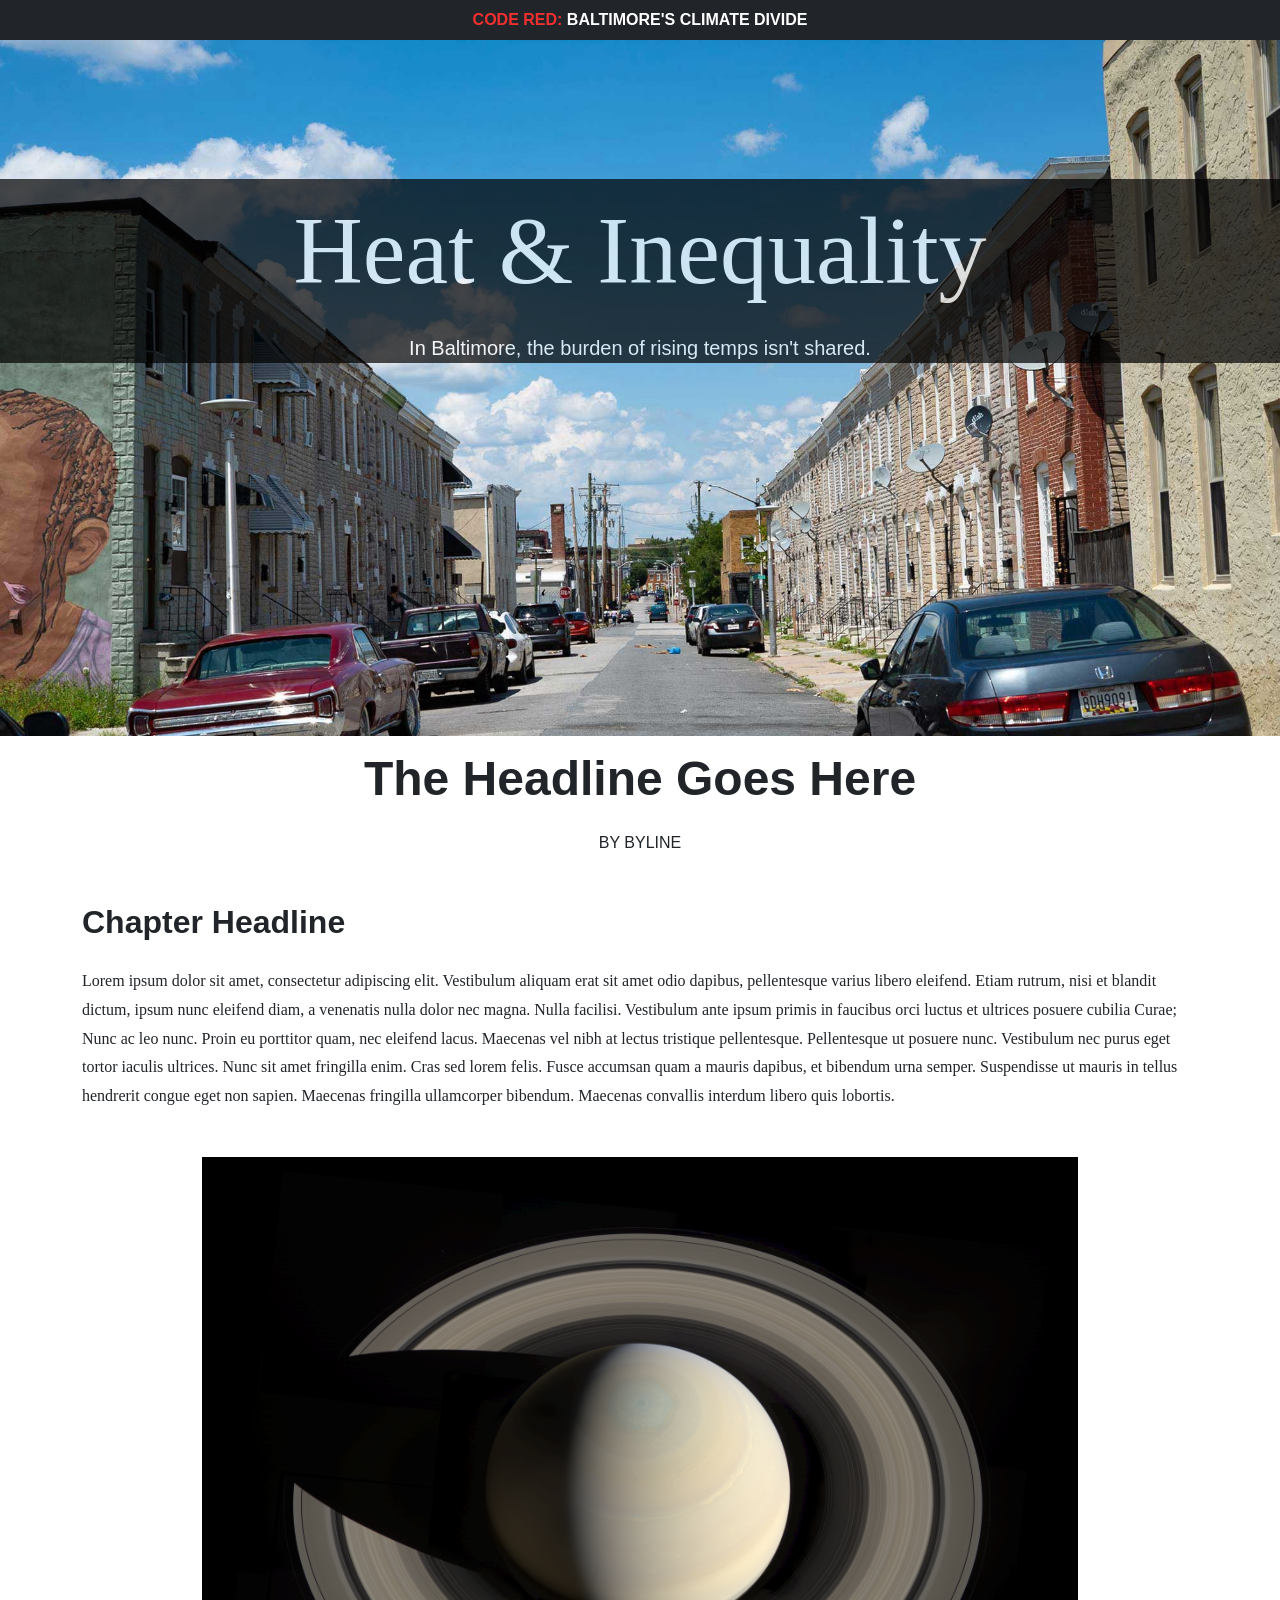
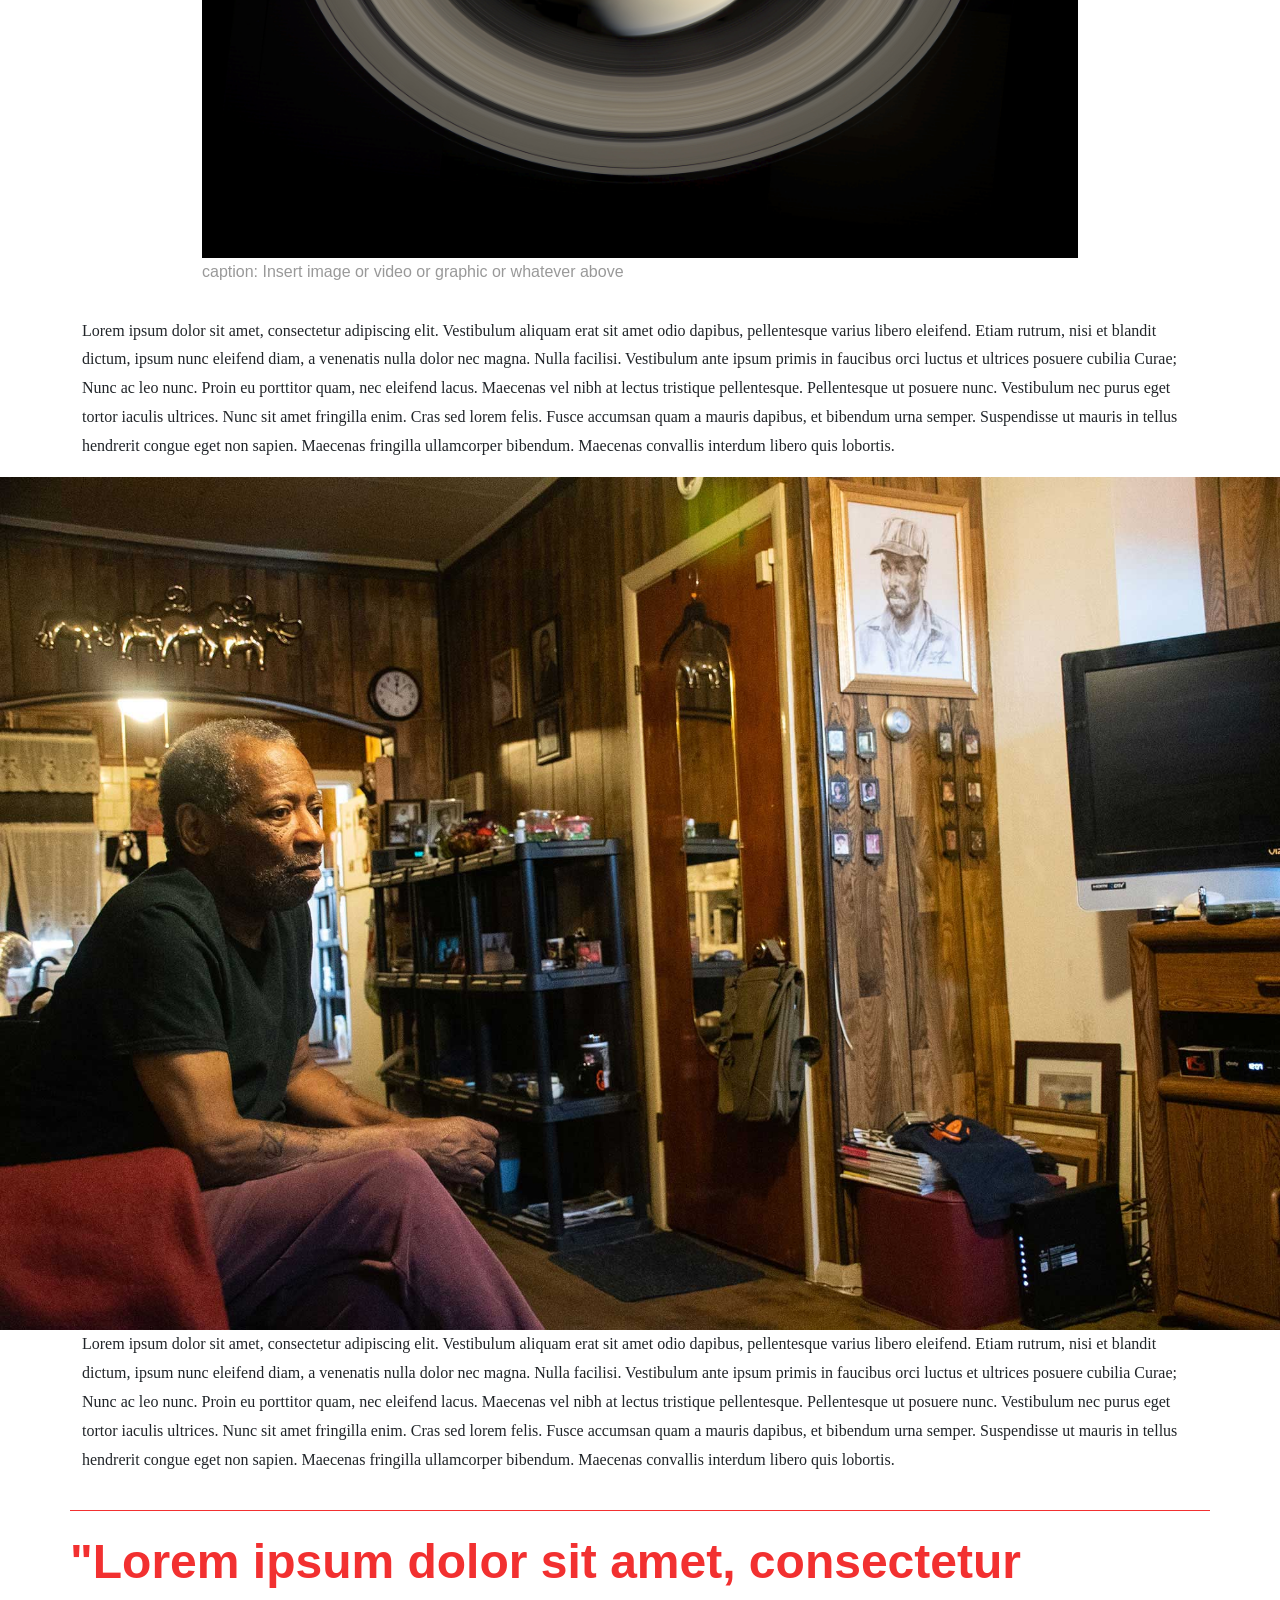
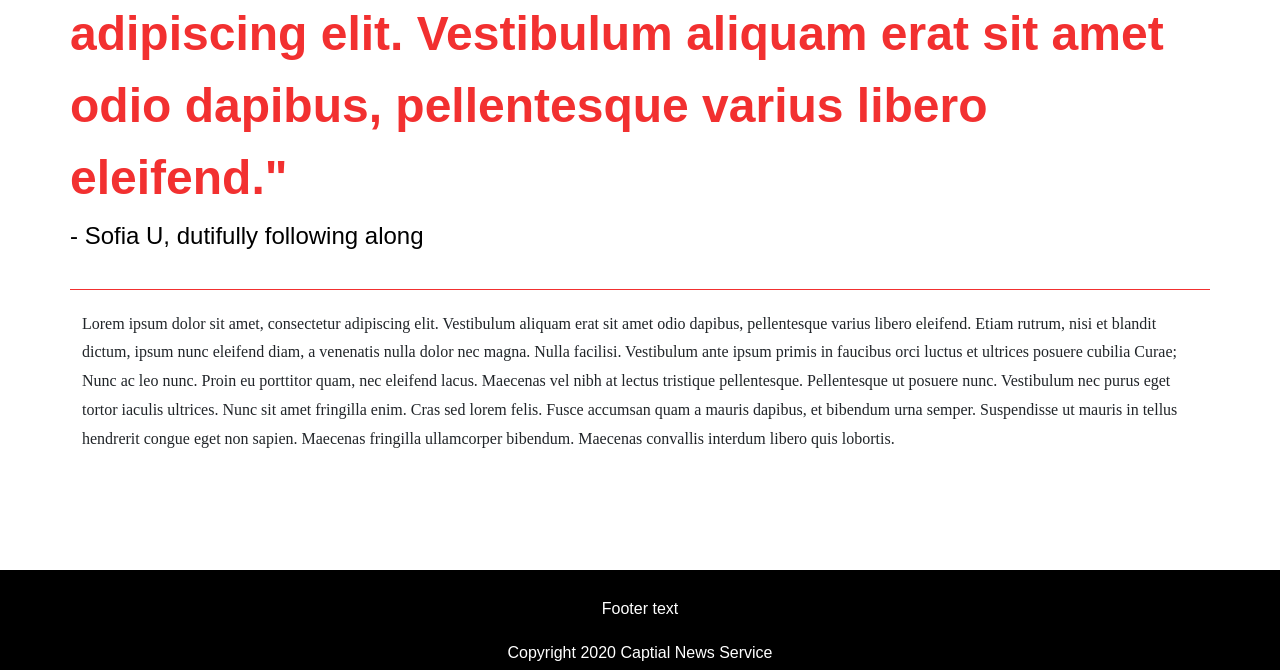
<file: coding-practice/index.html>
<!doctype html>

<html lang="en">
<head>
  <meta charset="utf-8">
  <meta name="viewport" content="width=device-width, initial-scale=1, shrink-to-fit=no">

  <title>extra credit site build!</title>
  <meta name="description" content="Merrill College of Journalism, UMD">
  <meta name="author" content="Sofia U">

    <link href="https://cdn.jsdelivr.net/npm/bootstrap@5.3.3/dist/css/bootstrap.min.css" rel="stylesheet" integrity="sha384-QWTKZyjpPEjISv5WaRU9OFeRpok6YctnYmDr5pNlyT2bRjXh0JMhjY6hW+ALEwIH" crossorigin="anonymous">

    <script src="https://cdn.jsdelivr.net/npm/bootstrap@5.3.3/dist/js/bootstrap.bundle.min.js" integrity="sha384-YvpcrYf0tY3lHB60NNkmXc5s9fDVZLESaAA55NDzOxhy9GkcIdslK1eN7N6jIeHz" crossorigin="anonymous"></script>
  
   <link rel="stylesheet" href="https://cdn.jsdelivr.net/npm/bootstrap-icons@1.11.1/font/bootstrap-icons.css">
  
      <!-- Load our CSS -->
    <link rel="stylesheet" href="style.css">

  </head>
  <body>
    
    <nav class="navbar navbar-expand-lg navbar-dark bg-dark">
  <span class="nav-logo"><span class="red"> Code Red:</span> Baltimore's Climate Divide </span>
    </nav>



 <div class="hero-containter">
  <img src="images/SoniaHug_StreetView.jpg" class="hero-image">
  <div class="overlay">
    <div class="hero-hed"> Heat & Inequality</div>
    <div class="hero-sub">In Baltimore, the burden of rising temps isn't shared.</div>
  </div>
 </div>   

<!-- Start container -->
<div class="container">

  <p class="text-center hed">The Headline Goes Here</p>
  <p class="text-center byline">By Byline</p>

  <!-- Start chapter -->
  <div class="row">
    <p class="chapter-head">Chapter Headline</p>

    <p>Lorem ipsum dolor sit amet, consectetur adipiscing elit. Vestibulum aliquam erat sit amet odio dapibus, pellentesque varius libero eleifend. Etiam rutrum, nisi et blandit dictum, ipsum nunc eleifend diam, a venenatis nulla dolor nec magna. Nulla facilisi. Vestibulum ante ipsum primis in faucibus orci luctus et ultrices posuere cubilia Curae; Nunc ac leo nunc. Proin eu porttitor quam, nec eleifend lacus. Maecenas vel nibh at lectus tristique pellentesque. Pellentesque ut posuere nunc. Vestibulum nec purus eget tortor iaculis ultrices. Nunc sit amet fringilla enim. Cras sed lorem felis. Fusce accumsan quam a mauris dapibus, et bibendum urna semper. Suspendisse ut mauris in tellus hendrerit congue eget non sapien. Maecenas fringilla ullamcorper bibendum. Maecenas convallis interdum libero quis lobortis.</p>

    <!-- Image video or graphic block with caption -->
    <img src="images/space2.jpg" class="stack-image">
    <p class="caption">caption: Insert image or video or graphic or whatever above</p>
    <!-- /End -->

    <p>Lorem ipsum dolor sit amet, consectetur adipiscing elit. Vestibulum aliquam erat sit amet odio dapibus, pellentesque varius libero eleifend. Etiam rutrum, nisi et blandit dictum, ipsum nunc eleifend diam, a venenatis nulla dolor nec magna. Nulla facilisi. Vestibulum ante ipsum primis in faucibus orci luctus et ultrices posuere cubilia Curae; Nunc ac leo nunc. Proin eu porttitor quam, nec eleifend lacus. Maecenas vel nibh at lectus tristique pellentesque. Pellentesque ut posuere nunc. Vestibulum nec purus eget tortor iaculis ultrices. Nunc sit amet fringilla enim. Cras sed lorem felis. Fusce accumsan quam a mauris dapibus, et bibendum urna semper. Suspendisse ut mauris in tellus hendrerit congue eget non sapien. Maecenas fringilla ullamcorper bibendum. Maecenas convallis interdum libero quis lobortis.</p>

  </div>
  <!-- End chapter -->

 <!-- close container -->
</div>
  <img src="images/SolomonSimmons.jpg" class="hero-image">

<div class="container">

  <!-- This is a row split into three columns for use when needed -->
    <!-- Easily change columns using bootstrap grid system https://getbootstrap.com/docs/4.0/layout/grid/ -->

  <div class="row">
    <p>Lorem ipsum dolor sit amet, consectetur adipiscing elit. Vestibulum aliquam erat sit amet odio dapibus, pellentesque varius libero eleifend. Etiam rutrum, nisi et blandit dictum, ipsum nunc eleifend diam, a venenatis nulla dolor nec magna. Nulla facilisi. Vestibulum ante ipsum primis in faucibus orci luctus et ultrices posuere cubilia Curae; Nunc ac leo nunc. Proin eu porttitor quam, nec eleifend lacus. Maecenas vel nibh at lectus tristique pellentesque. Pellentesque ut posuere nunc. Vestibulum nec purus eget tortor iaculis ultrices. Nunc sit amet fringilla enim. Cras sed lorem felis. Fusce accumsan quam a mauris dapibus, et bibendum urna semper. Suspendisse ut mauris in tellus hendrerit congue eget non sapien. Maecenas fringilla ullamcorper bibendum. Maecenas convallis interdum libero quis lobortis.</p>
<div class="quote">
  "Lorem ipsum dolor sit amet, consectetur adipiscing elit. Vestibulum aliquam erat sit amet odio dapibus, pellentesque varius libero eleifend."
  <p class="quote-attribution"> - Sofia U, dutifully following along</p>
</div>

    <p>Lorem ipsum dolor sit amet, consectetur adipiscing elit. Vestibulum aliquam erat sit amet odio dapibus, pellentesque varius libero eleifend. Etiam rutrum, nisi et blandit dictum, ipsum nunc eleifend diam, a venenatis nulla dolor nec magna. Nulla facilisi. Vestibulum ante ipsum primis in faucibus orci luctus et ultrices posuere cubilia Curae; Nunc ac leo nunc. Proin eu porttitor quam, nec eleifend lacus. Maecenas vel nibh at lectus tristique pellentesque. Pellentesque ut posuere nunc. Vestibulum nec purus eget tortor iaculis ultrices. Nunc sit amet fringilla enim. Cras sed lorem felis. Fusce accumsan quam a mauris dapibus, et bibendum urna semper. Suspendisse ut mauris in tellus hendrerit congue eget non sapien. Maecenas fringilla ullamcorper bibendum. Maecenas convallis interdum libero quis lobortis.</p>
     </div>
</div>
<!-- //End container -->


<!-- Footer -->
<div class="footer">
        <p class="text-center">Footer text</p>
        <p class="text-center">Copyright 2020 Captial News Service</p>
</div>
<!-- //End footer -->


    <!-- Optional JavaScript -->
    <!-- jQuery first, then Popper.js, then Bootstrap JS -->
    <script src="https://code.jquery.com/jquery-1.10.2.js"></script>
    <script src="https://cdnjs.cloudflare.com/ajax/libs/popper.js/1.14.0/umd/popper.min.js" integrity="sha384-cs/chFZiN24E4KMATLdqdvsezGxaGsi4hLGOzlXwp5UZB1LY//20VyM2taTB4QvJ" crossorigin="anonymous"></script>
    <script src="https://stackpath.bootstrapcdn.com/bootstrap/4.1.0/js/bootstrap.min.js" integrity="sha384-uefMccjFJAIv6A+rW+L4AHf99KvxDjWSu1z9VI8SKNVmz4sk7buKt/6v9KI65qnm" crossorigin="anonymous"></script>
  </body>
</html>
</file>
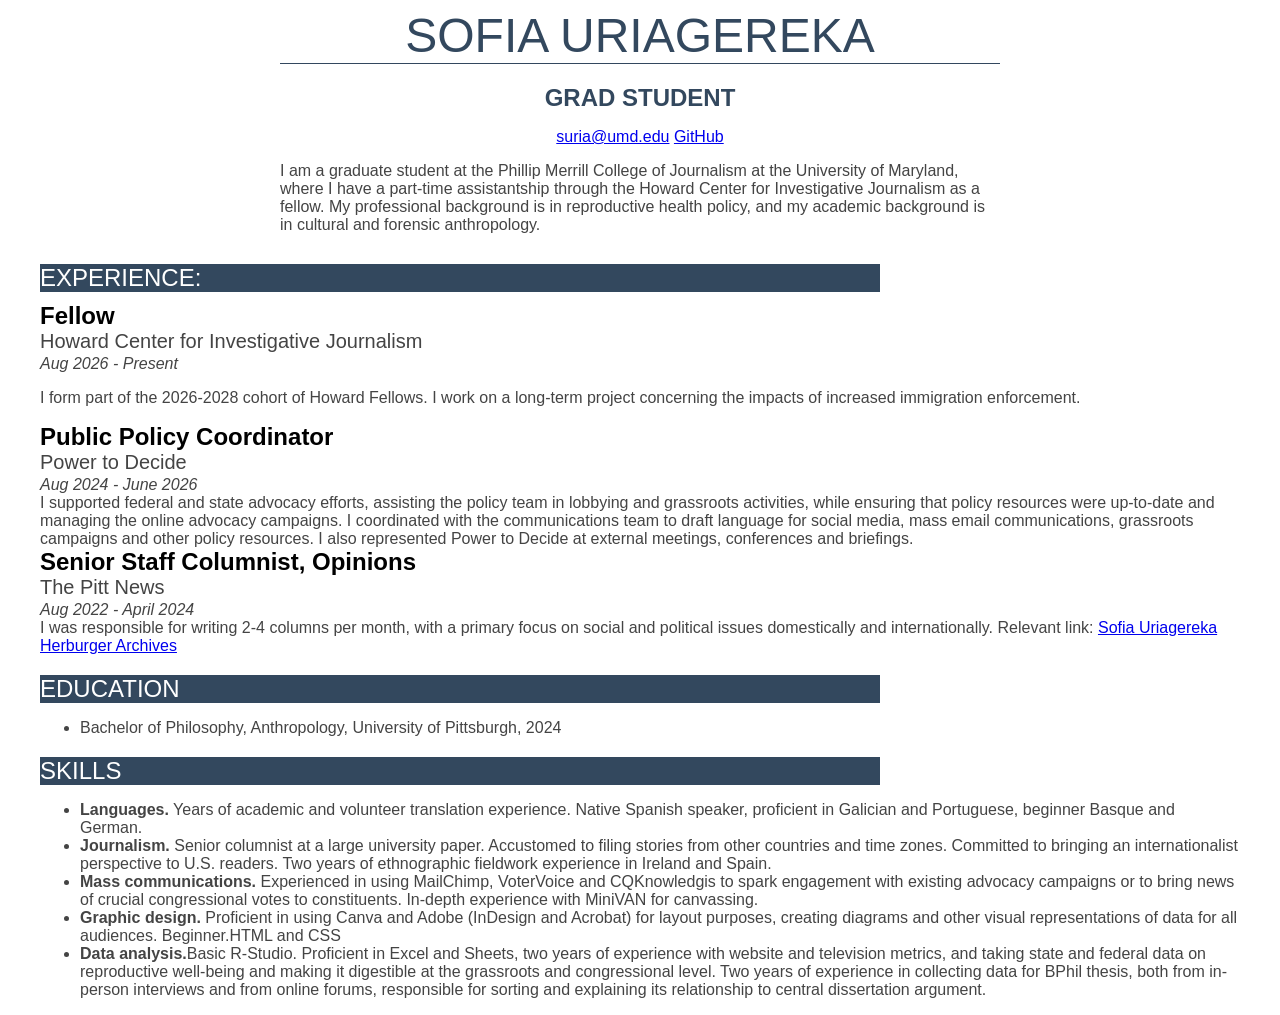
<file: resume/index.html>
<!DOCTYPE html>
<html lang="en">
    <head>
        <meta name="viewport" content="width=device-width, initial-scale=1.0", shrink-to-fit=no>
        <title>Sofia Uriagereka Resume</title>
        <link rel="stylesheet" href="style.css">
    <body> 
        <div id="container">
<!--I built this myself and its really hard!-->
<div id="name">Sofia Uriagereka</div>
<!-- img src="IMG_2522 2.jpg" alt="A headshot of Sofia Uriagereka" width="300" -->
<p><div id="title">GRAD STUDENT</div></p>
<ul class="menu">  
  <li class="contact"><a href="suria@umd.edu">suria@umd.edu</a></li>    
  <li class="contact"><a href="https://github.com/sofiauriagereka">GitHub</a></li>
</ul>
  <p> <div class="top"> I am a graduate student at the Phillip Merrill College of Journalism at the University of Maryland, where I have a part-time assistantship through the Howard Center for Investigative Journalism as a fellow. My professional background is in reproductive health policy, and my academic background is in cultural and forensic anthropology. </div></p>
<div class="sectionheader">Experience:</div> 
<div class="jobtitle">Fellow</div>
<div class="organization">Howard Center for Investigative Journalism</div>
<div class="dates">Aug 2026 - Present</div>
<p>I form part of the 2026-2028 cohort of Howard Fellows. I work on a long-term project concerning the impacts of increased immigration enforcement. </p>
<div class="jobtitle">Public Policy Coordinator</div>
<div class="organization">Power to Decide</div>
<div class="dates">Aug 2024 - June 2026</div>
<p class="description">I supported federal and state advocacy efforts, assisting the policy team in lobbying and grassroots activities, while ensuring that policy resources were up-to-date and managing the online advocacy campaigns. I coordinated with the communications team to draft language for social media, mass email communications, grassroots campaigns and other policy resources. I also represented Power to Decide at external meetings, conferences and briefings.</p> 
<div class="jobtitle">Senior Staff Columnist, Opinions</div>
<div class="organization">The Pitt News</div>
<div class="dates">Aug 2022 - April 2024</div>
<p class="description">I was responsible for writing 2-4 columns per month, with a primary focus on social and political issues domestically and internationally. Relevant link: <a href="https://pittnews.com/article/staff_name/sofia-uriagereka-herburger">Sofia Uriagereka Herburger Archives</a></p>
<div class="sectionheader">Education</div>
<ul><li>Bachelor of Philosophy, Anthropology, University of Pittsburgh, 2024</li></ul>
<div class="sectionheader">Skills</div>
<ul> 
    <li><strong>Languages.</strong> Years of academic and volunteer translation experience. Native Spanish speaker, proficient in Galician and Portuguese, beginner Basque and German. <br>
</li>
    <li><strong>Journalism.</strong> Senior columnist at a large university paper. Accustomed to filing stories from other countries and time zones. Committed to bringing an internationalist perspective to U.S. readers. Two years of ethnographic fieldwork experience in Ireland and Spain.<br></li>
    <li><strong> Mass communications.</strong> Experienced in using MailChimp, VoterVoice and CQKnowledgis to spark engagement with existing advocacy campaigns or to bring news of crucial congressional votes to constituents. In-depth experience with MiniVAN for canvassing.<br>
</li>
    <li><strong> Graphic design.</strong> Proficient in using Canva and Adobe (InDesign and Acrobat) for layout purposes, creating diagrams and other visual representations of data for all audiences. Beginner.HTML and CSS<br>
</li>
    <li><strong> Data analysis.</strong>Basic R-Studio. Proficient in Excel and Sheets, two years of experience with website and television metrics, and taking state and federal data on reproductive well-being and making it digestible at the grassroots and congressional level. Two years of experience in collecting data for BPhil thesis, both from in-person interviews and from online forums, responsible for sorting and explaining its relationship to central dissertation argument.<br>
</li>
</ul>
</div>
</body>
</html>
</file>
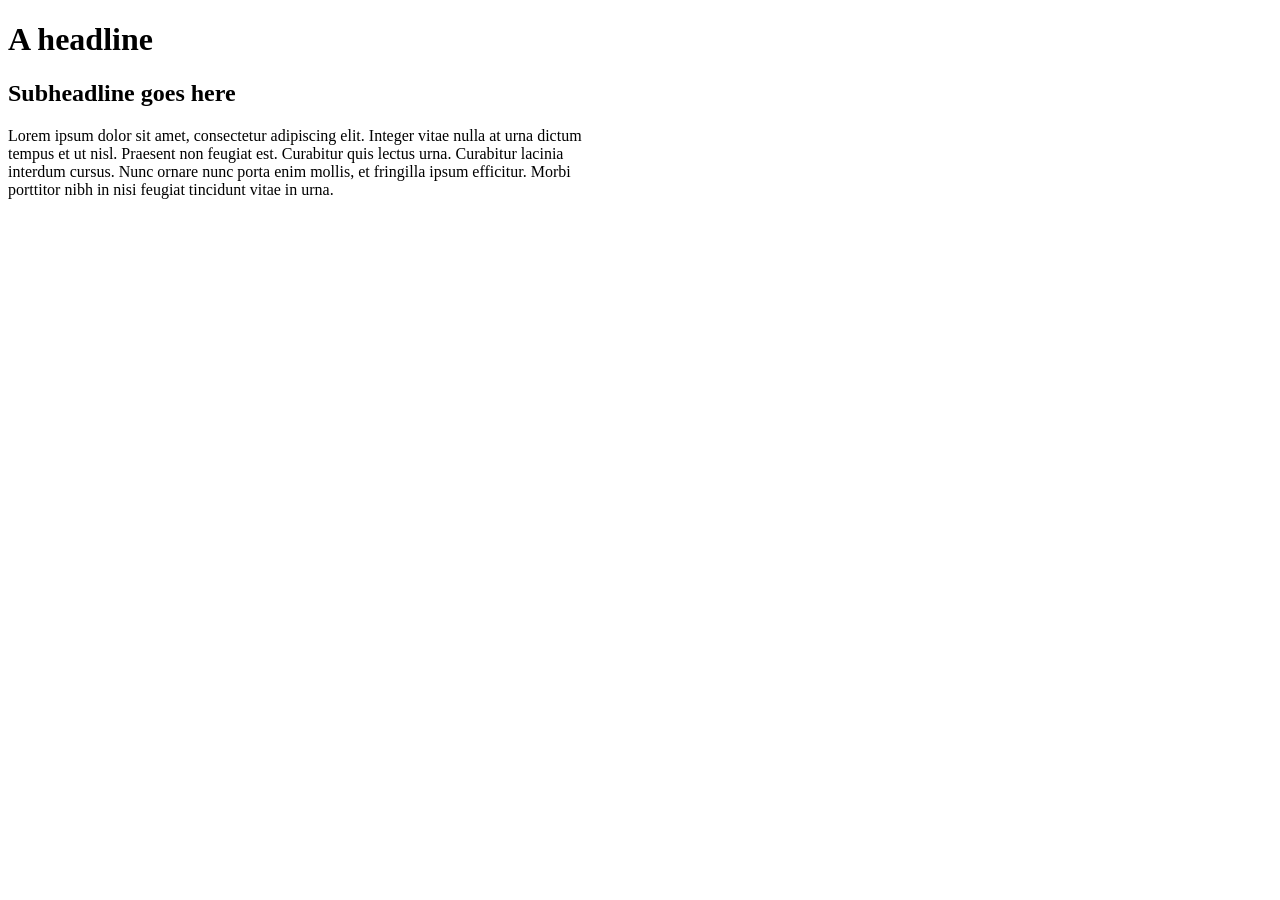
<file: media-query-excercise.html>
<!DOCTYPE html>
<html>
<head>

<style>

div {
  width:600px;
}

h1 {
  font-size:2em;
}

h2 {
  font-size:1.5em;
}


@media screen and (max-width: 500px) {
  .main{
    width:100%;
    background-color: #cdcdcd;
  }
  h1 {
    font-size:1.5em;
    font-family: sans-serif;
  }
   h2 {
    font-size:1 em;
    font-family: sans-serif;
}
p {
    font-family: sans-serif;
}
}

</style>
</head>
<body>


<div class="main">
  
  <h1>A headline</h1>

  <h2>Subheadline goes here</h2>

  <p>Lorem ipsum dolor sit amet, consectetur adipiscing elit. Integer vitae nulla at urna dictum tempus et ut nisl. Praesent non feugiat est. Curabitur quis lectus urna. Curabitur lacinia interdum cursus. Nunc ornare nunc porta enim mollis, et fringilla ipsum efficitur. Morbi porttitor nibh in nisi feugiat tincidunt vitae in urna.</p>
  
</div>


    
</body>
</html>
</file>
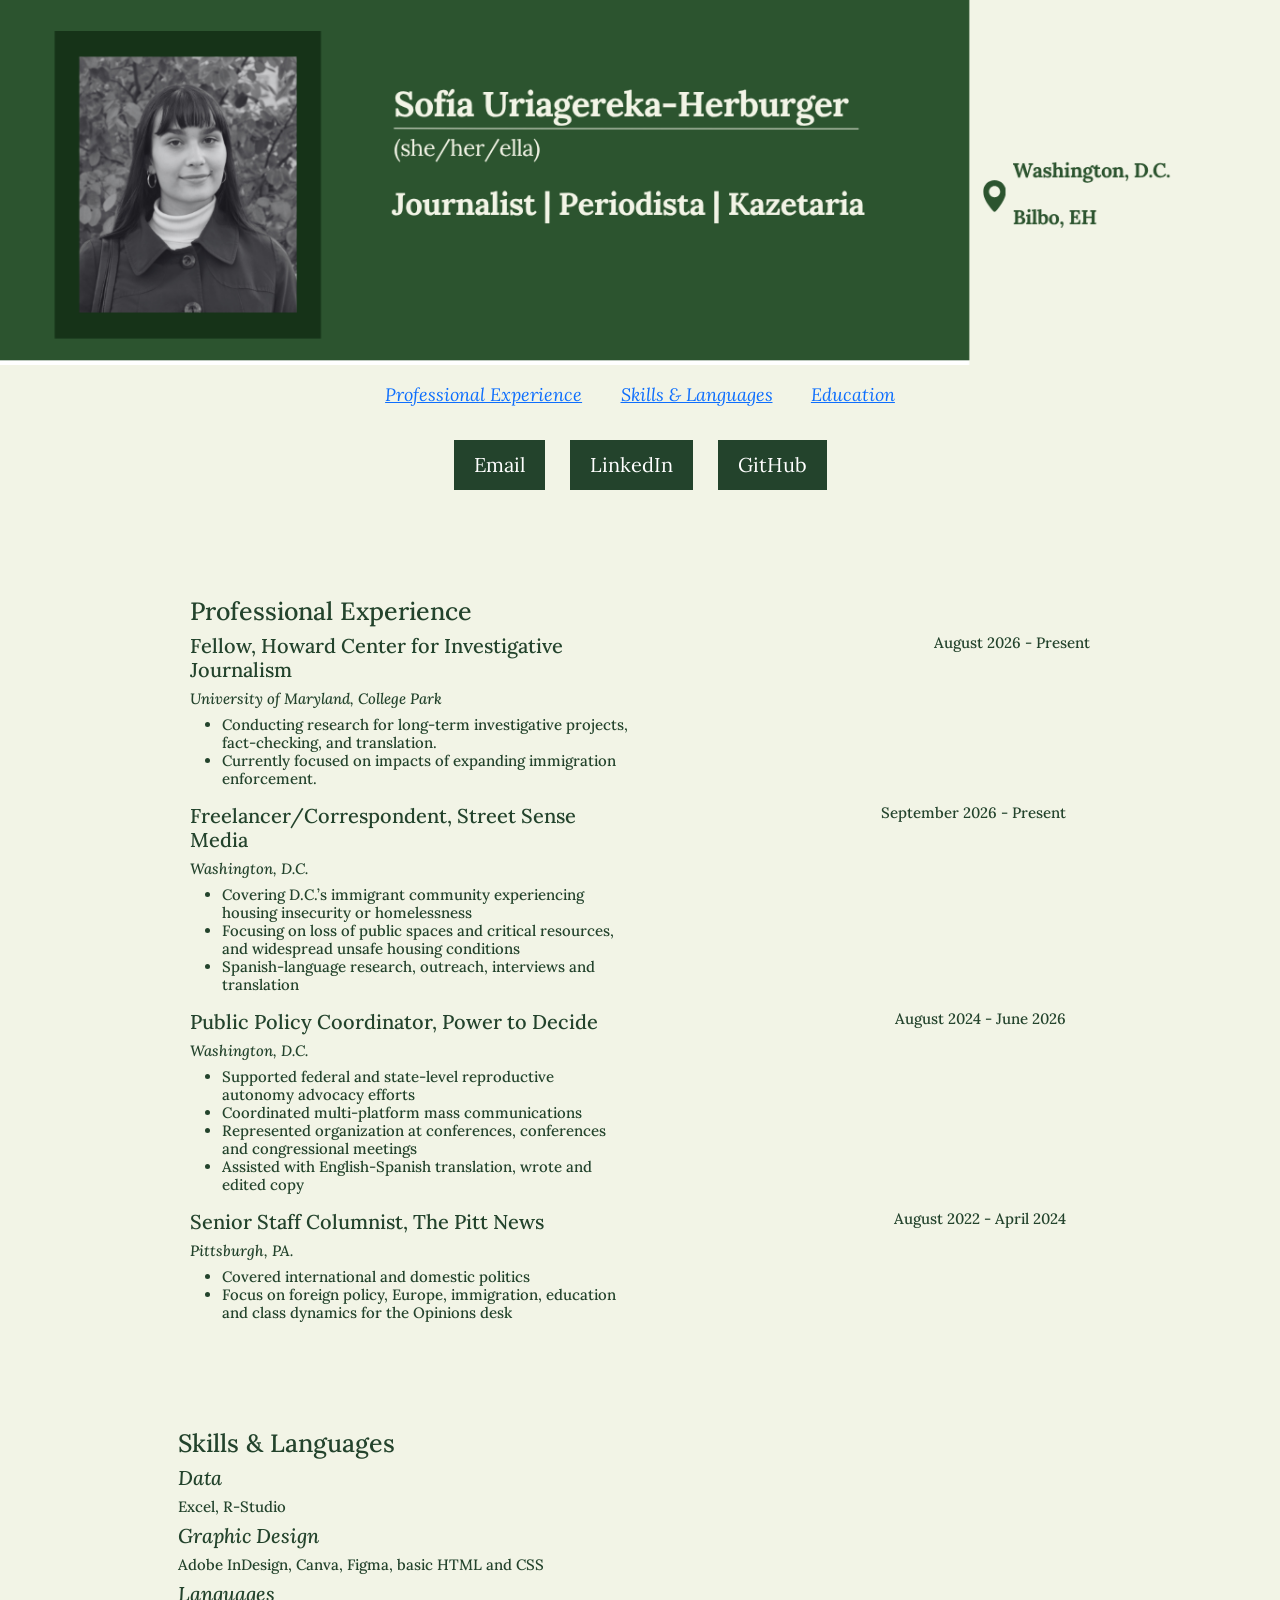
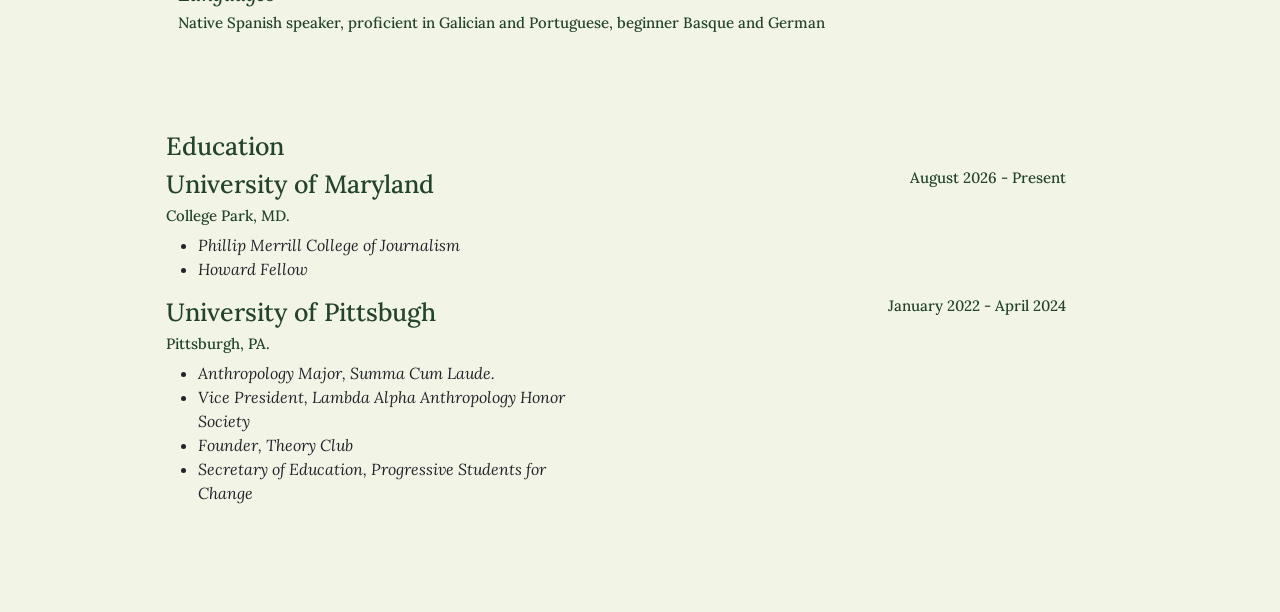
<file: sofia-uriagereka-resume.html>
<!doctype html>

<html lang="en">
<head>
<meta charset="utf-8">
<meta name="viewport" content="width=device-width, initial-scale=1, shrink-to-fit=no">

<title>Sofía Uriagereka-Herburger's Resume</title>
<meta name="description" content="Merrill College of Journalism, UMD">
<meta name="author" content="Sofia Uriagereka Herburger">

<!-- Bootstrap CSS and JavaScript -->
<link href="https://cdn.jsdelivr.net/npm/bootstrap@5.3.3/dist/css/bootstrap.min.css" rel="stylesheet" integrity="sha384-QWTKZyjpPEjISv5WaRU9OFeRpok6YctnYmDr5pNlyT2bRjXh0JMhjY6hW+ALEwIH" crossorigin="anonymous">

<script src="https://cdn.jsdelivr.net/npm/bootstrap@5.3.3/dist/js/bootstrap.bundle.min.js" integrity="sha384-YvpcrYf0tY3lHB60NNkmXc5s9fDVZLESaAA55NDzOxhy9GkcIdslK1eN7N6jIeHz" crossorigin="anonymous"></script>

<link rel="preconnect" href="https://fonts.googleapis.com">
<link rel="preconnect" href="https://fonts.gstatic.com" crossorigin>
<link href="https://fonts.googleapis.com/css2?family=Bitcount+Ink:wght@100..900&family=Libre+Caslon+Condensed:ital,wght@0,400..700;1,400..700&family=Lora:ital,wght@0,400..700;1,400..700&family=Merriweather:ital,opsz,wght@0,18..144,300..900;1,18..144,300..900&family=Special+Elite&display=swap" rel="stylesheet">
 <link rel="bootstrap stylesheet" href="https://cdn.jsdelivr.net/npm/bootstrap-icons@1.11.1/font/bootstrap-icons.css">
 <link rel="stylesheet" href="sofia-uriagereka-resume.css">
</head>
<body>
<div class="header">
<img src="resume bannerNEW.png" class="banner img-fluid" alt="Resume Banner"> 
</div>
 <nav class="navbar-resume">
    <div class="navbar-links">
        <a href="#work-container"> Professional Experience </a>
        <a href="#skills-languages"> Skills & Languages </a>
        <a href="#academic"> Education </a>

    </div>
  </nav>
  <div class="content">

 <div id="contact">
            <div class="row">
                <div class="col-md-12">
                    <div class="contact-links">
                        <a href="mailto:suria@umd.edu" class="button-link">Email</a>
                        <a href="https://www.linkedin.com/in/sofia-u-a770672a2" class="button-link" target="_blank" rel="noopener"> LinkedIn</a>
                        <a href="https://github.com/sofiauriagereka" class="button-link" target="_blank" rel="noopener"> GitHub</a>
                    </div>
                </div>
            </div>
        </div> <!-- End of #contact -->

<div id="work-container">
    <h2> Professional Experience </h2>
        <div class="row">

                <div class="col-md-6">
                    <h3 class="job-title"> Fellow, Howard Center for Investigative Journalism</h3>
                     <h4 class="job-location"> University of Maryland, College Park</h4>
                        <h4 class="job-description"> 
                            <ul>
                                <li> Conducting research for long-term investigative projects, fact-checking, and translation.</li>
                                <li> Currently focused on impacts of expanding immigration enforcement.</li>
                            </ul>
                         </h4>
                </div>
                <div class="col-md-6">
                        <h4 class="date"> August 2026 - Present</h4>
                </div>


                <div class="row">

                <div class="col-md-6">
                    <h3 class="job-title"> Freelancer/Correspondent, Street Sense Media</h3>
                    <h4 class="job-location"> Washington, D.C.</h4>
                        <h4 class="job-description"> 
                            <ul>
                                <li>Covering  D.C.’s immigrant community experiencing housing insecurity or homelessness</li>
                                    <li>Focusing on loss of public spaces and critical resources, and widespread unsafe housing conditions</li>
                                <li>Spanish-language research, outreach, interviews and translation</li>

                            </ul> 
                        </h4>
                </div>

                <div class="col-md-6">
                        <h4 class="date"> September 2026 - Present</h4>
                     </div>
            
                <div class="col-md-6">
                        <h3 class="job-title"> Public Policy Coordinator, Power to Decide</h3>
                        <h4 class="job-location"> Washington, D.C.</h4>
                        <h4 class="job-description">  
                            <ul>
                                <li>Supported federal and state-level reproductive autonomy advocacy efforts</li>
                                <li>Coordinated multi-platform mass communications</li>
                                <li>Represented organization at conferences, conferences and congressional meetings</li>
                                <li>Assisted with English-Spanish translation, wrote and edited copy </li>
                        </ul>
                     </h4>
                </div>

                <div class="col-md-6">
                        <h4 class="date"> August 2024 - June 2026</h4>
                </div>

                  <div class="col-md-6">
                        <h3 class="job-title"> Senior Staff Columnist, The Pitt News</h3>
                        <h4 class="job-location"> Pittsburgh, PA.</h4>
                        <h4 class="job-description">  
                            <ul>
                                <li>Covered international and domestic politics</li> 
                                <li> Focus on foreign policy, Europe, immigration, education and class dynamics for the Opinions desk</li>
                        </ul>
                     </h4>
                </div>

                <div class="col-md-6">
                        <h4 class="date"> August 2022 - April 2024</h4>
                </div>
<div id="skills-languages">
    <h2> Skills & Languages </h2>
        <div class="row">

                <div class="col-md-12">
                    <h3 class="language"> Data</h3>
                     <h4 class="language-info"> Excel, R-Studio</h4>
                </div>
            
                <div class="col-md-12">
                    <h3 class="language"> Graphic Design</h3>
                     <h4 class="language-info"> Adobe InDesign, Canva, Figma, basic HTML and CSS</h4>
                </div>

                <div class="col-md-12">
                    <h3 class="language"> Languages</h3>
                     <h4 class="language-info"> Native Spanish speaker, proficient in Galician and Portuguese, beginner Basque and German</h4>
                </div>
                
<div id="academic">
         <h2> Education </h2>
        <div class="row">

            <div class="col-md-6">
                        <h3 class="school"> University of Maryland</h3>
                        <h4 class="school-location"> College Park, MD.</h4>
                            <ul>
                                <li>Phillip Merrill College of Journalism </li>
                                <li>Howard Fellow</li>
                        </ul>
                     </h4>
                </div>

                <div class="col-md-6">
                        <h4 class="date"> August 2026 - Present</h4>
                </div>
            <div class="col-md-6">
                        <h3 class="school"> University of Pittsbugh</h3>
                        <h4 class="school-location"> Pittsburgh, PA.</h4>
                            <ul>
                                <li>Anthropology Major, Summa Cum Laude. </li>
                                <li> Vice President, Lambda Alpha Anthropology Honor Society</li>
                                <li>Founder, Theory Club</li>
                                <li> Secretary of Education, Progressive Students for Change</li>
                        </ul>
                     </h4>
                </div>

                <div class="col-md-6">
                        <h4 class="date"> January 2022 - April 2024</h4>
                </div>
</div>     


    </div> <!-- End of .content wrapper -->

</body>
</html>
</file>
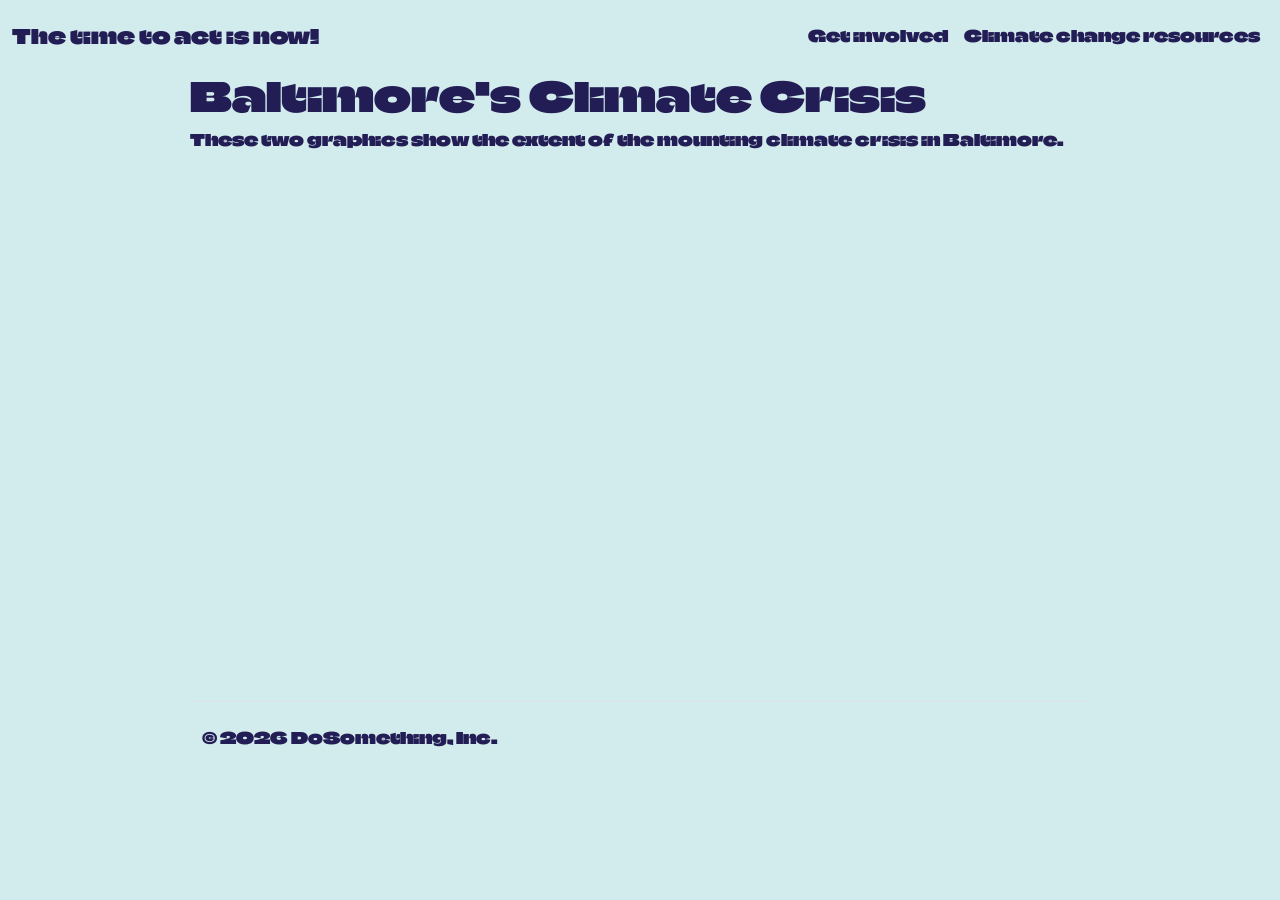
<file: data-viz/data-viz.html>
<!doctype html>

<html lang="en">
<head>
<meta charset="utf-8">
<meta name="viewport" content="width=device-width, initial-scale=1, shrink-to-fit=no">

<title>Data Visualization Excercise</title>
<meta name="description" content="Merrill College of Journalism, UMD">
<meta name="author" content="Sofia Uriagereka">

<!-- Bootstrap CSS and JavaScript -->
<link href="https://cdn.jsdelivr.net/npm/bootstrap@5.3.3/dist/css/bootstrap.min.css" rel="stylesheet" integrity="sha384-QWTKZyjpPEjISv5WaRU9OFeRpok6YctnYmDr5pNlyT2bRjXh0JMhjY6hW+ALEwIH" crossorigin="anonymous">

<script src="https://cdn.jsdelivr.net/npm/bootstrap@5.3.3/dist/js/bootstrap.bundle.min.js" integrity="sha384-YvpcrYf0tY3lHB60NNkmXc5s9fDVZLESaAA55NDzOxhy9GkcIdslK1eN7N6jIeHz" crossorigin="anonymous"></script>

 <link rel="stylesheet" href="https://cdn.jsdelivr.net/npm/bootstrap-icons@1.11.1/font/bootstrap-icons.css">

 <!-- Bootstrap CSS and JavaScript -->
<link href="https://cdn.jsdelivr.net/npm/bootstrap@5.3.3/dist/css/bootstrap.min.css" rel="stylesheet" integrity="sha384-QWTKZyjpPEjISv5WaRU9OFeRpok6YctnYmDr5pNlyT2bRjXh0JMhjY6hW+ALEwIH" crossorigin="anonymous">

<script src="https://cdn.jsdelivr.net/npm/bootstrap@5.3.3/dist/js/bootstrap.bundle.min.js" integrity="sha384-YvpcrYf0tY3lHB60NNkmXc5s9fDVZLESaAA55NDzOxhy9GkcIdslK1eN7N6jIeHz" crossorigin="anonymous"></script>

 <link rel="stylesheet" href="https://cdn.jsdelivr.net/npm/bootstrap-icons@1.11.1/font/bootstrap-icons.css">
 <link rel="preconnect" href="https://fonts.googleapis.com">
<link rel="preconnect" href="https://fonts.gstatic.com" crossorigin>
 <link rel="stylesheet" href="data-viz.css">
 <link rel="preconnect" href="https://fonts.googleapis.com">
<link rel="preconnect" href="https://fonts.gstatic.com" crossorigin>
<link href="https://fonts.googleapis.com/css2?family=BBH+Bogle&family=Bitcount+Ink:wght@100..900&family=Climate+Crisis:YEAR@1979&family=Libre+Caslon+Condensed:ital,wght@0,400..700;1,400..700&family=Lora:ital,wght@0,400..700;1,400..700&family=Merriweather:ital,opsz,wght@0,18..144,300..900;1,18..144,300..900&family=Playfair+Display:ital,wght@0,400..900;1,400..900&family=Special+Elite&display=swap" rel="stylesheet">



</head>
<body>


 <!-- Navbar start-->
<nav class="navbar navbar-expand-lg navbar-dark">
  <div class="container-fluid">
    <a class="navbar-brand" href="#">The time to act is now!</a>
    <button class="navbar-toggler" type="button" data-bs-toggle="collapse" data-bs-target="#navbarSupportedContent" aria-controls="navbarSupportedContent" aria-expanded="false" aria-label="Toggle navigation">
      <span class="navbar-toggler-icon"></span>
    </button>
    <div class="navbar-links">
    <div class="collapse navbar-collapse" id="navbarSupportedContent">
      <ul class="navbar-nav me-auto mb-2 mb-lg-0">
        <li class="nav-item">
          <a class="nav-link" aria-current="page" href="#">Get involved</a>
        </li>
        <li class="nav-item">
          <a class="nav-link" href="#">Climate change resources</a>
        </li>
    </div>
    </div>
</div>

</nav>
<!-- Navbar end-->
 <div class="content">
    <h1>Baltimore's Climate Crisis</h1>
    <p>These two graphics show the extent of the mounting climate crisis in Baltimore.</p>
    <div class="row">
        <div class="col-md-6">
        <iframe title="Indoor and outdoor heat index during Baltimore heat wave, July 16-22, 2019" aria-label="Line chart" id="datawrapper-chart-MPrIa" src="https://datawrapper.dwcdn.net/MPrIa/1/" scrolling="no" frameborder="0" style="width: 0; min-width: 100% !important; border: none;" height="436" data-external="1"></iframe><script type="text/javascript">(function(){function e(){window.addEventListener(`message`,function(e){if(e.data[`datawrapper-height`]!==void 0){var t=document.querySelectorAll(`iframe`);for(var n in e.data[`datawrapper-height`])for(var r=0,i;i=t[r];r++)if(i.contentWindow===e.source){var a=e.data[`datawrapper-height`][n]+`px`;i.style.height=a}}})}e()})();</script>
        </div>
        <div class="col-md-6">
        <iframe title="Baltimore has more than its share of heat-related deaths in Maryland" aria-label="Grouped Bars" id="datawrapper-chart-qIV31" src="https://datawrapper.dwcdn.net/qIV31/1/" scrolling="no" frameborder="0" style="width: 0; min-width: 100% !important; border: none;" height="526" data-external="1"></iframe><script type="text/javascript">(function(){function e(){window.addEventListener(`message`,function(e){if(e.data[`datawrapper-height`]!==void 0){var t=document.querySelectorAll(`iframe`);for(var n in e.data[`datawrapper-height`])for(var r=0,i;i=t[r];r++)if(i.contentWindow===e.source){var a=e.data[`datawrapper-height`][n]+`px`;i.style.height=a}}})}e()})();</script>
        </div>
    </div>

<footer class="text-muted py-4 mt-auto border-top">
  <div class="container d-flex flex-column flex-md-row justify-content-between align-items-center">
    <p class="mb-2 mb-md-0">&copy; 2026 DoSomething, Inc.</p>
    

  </div>
</footer>

</body>
</html>
</file>
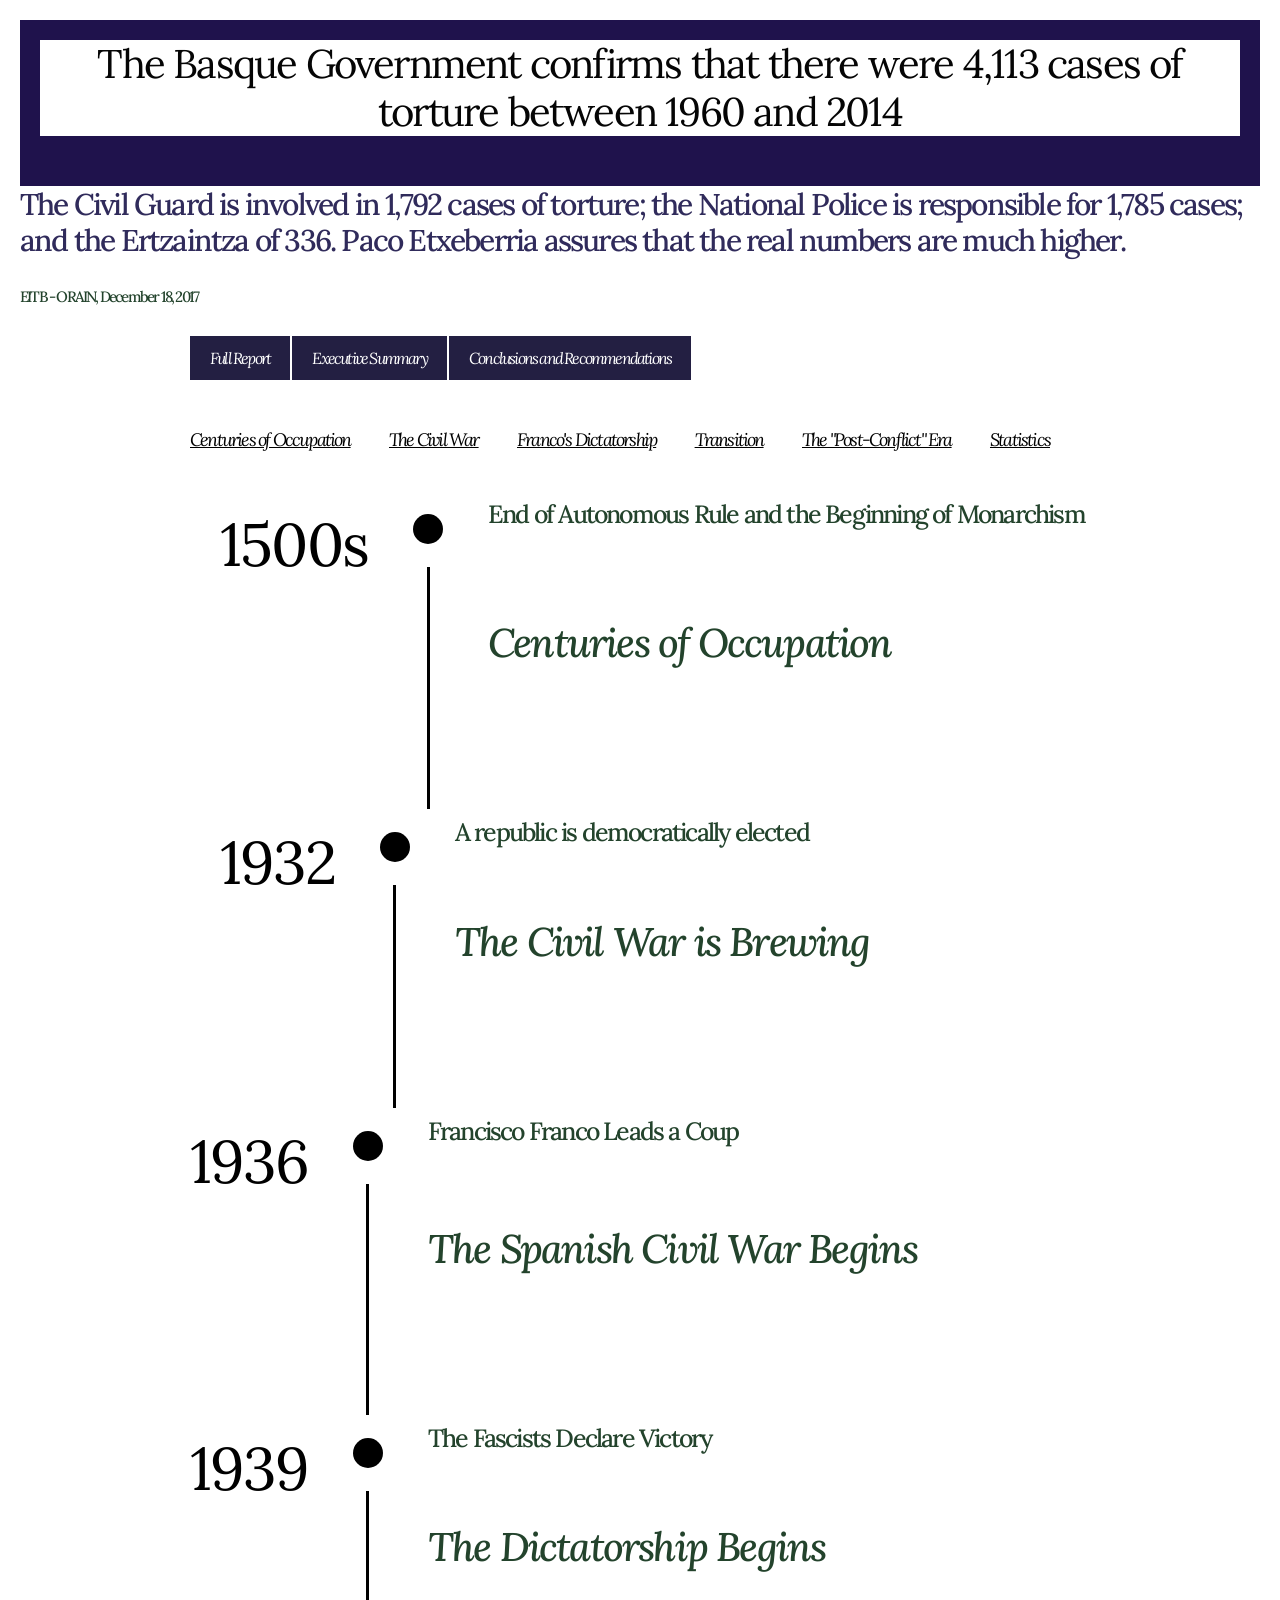
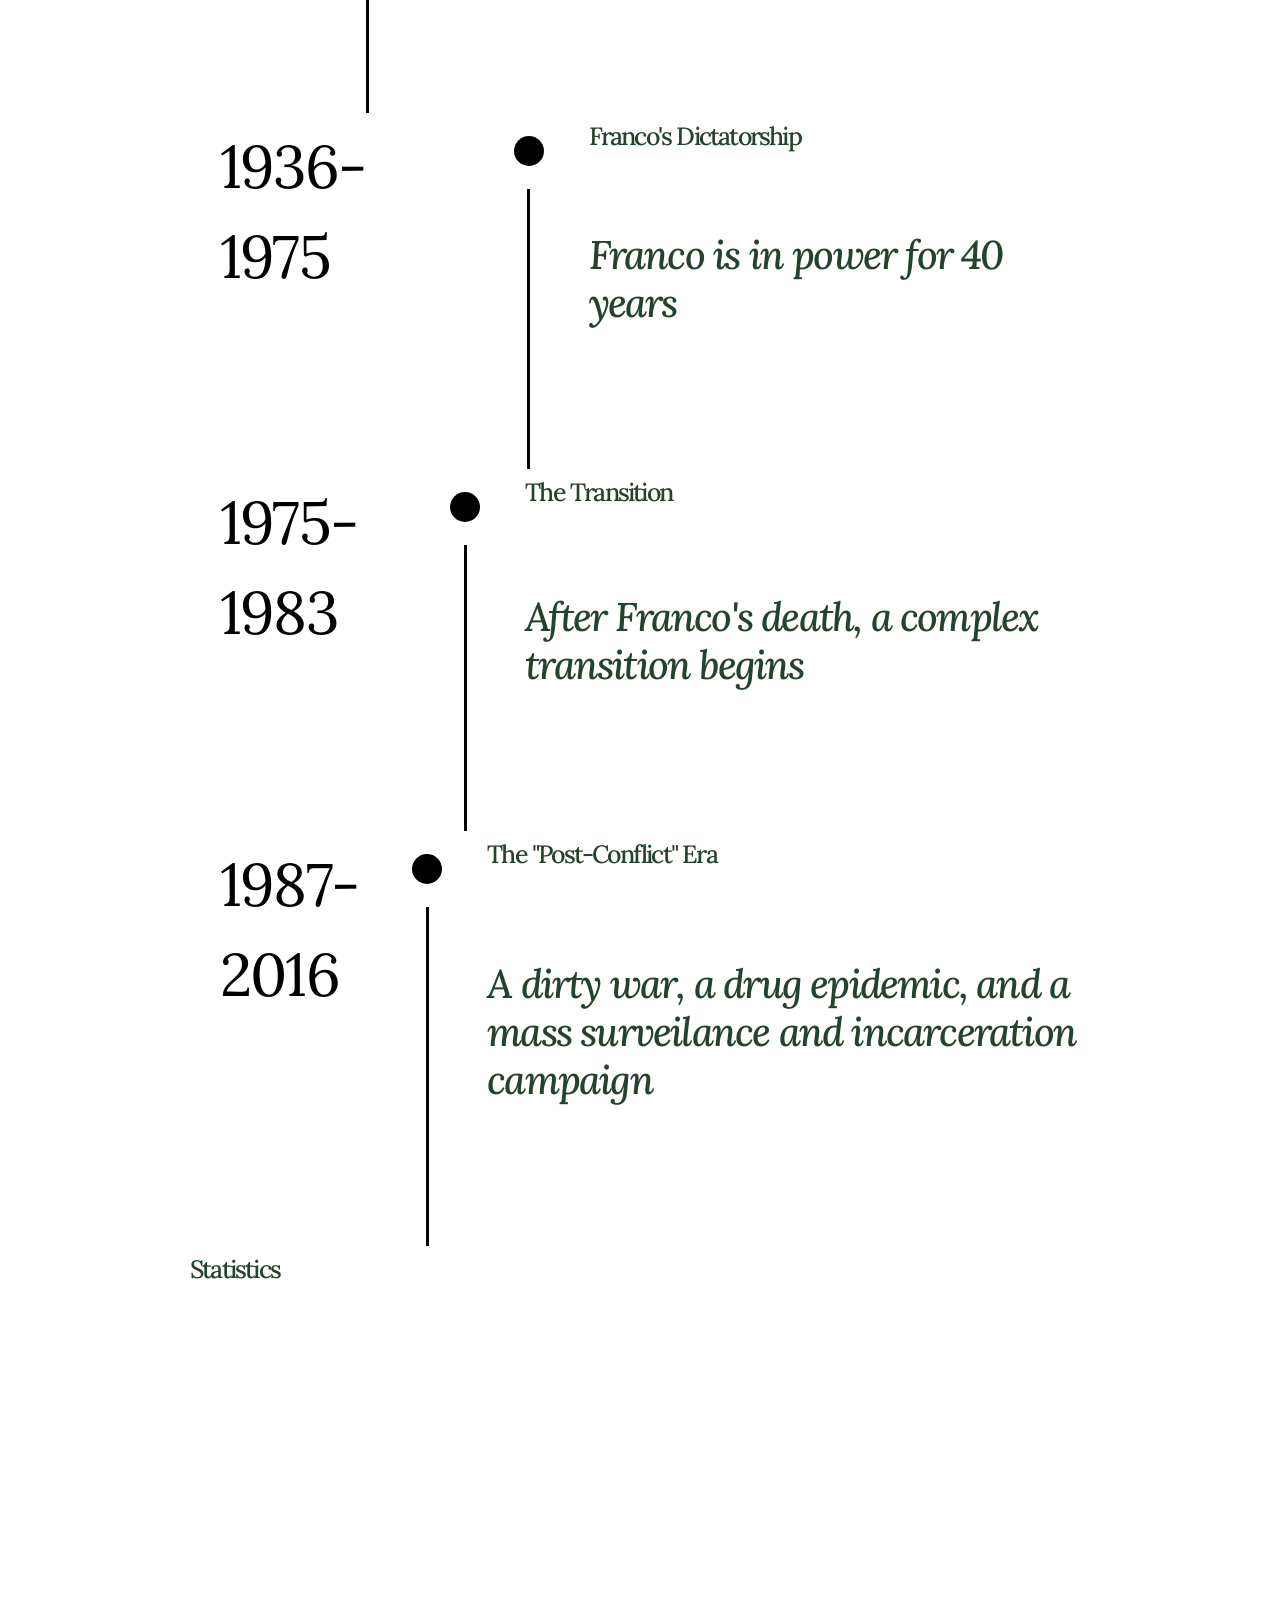
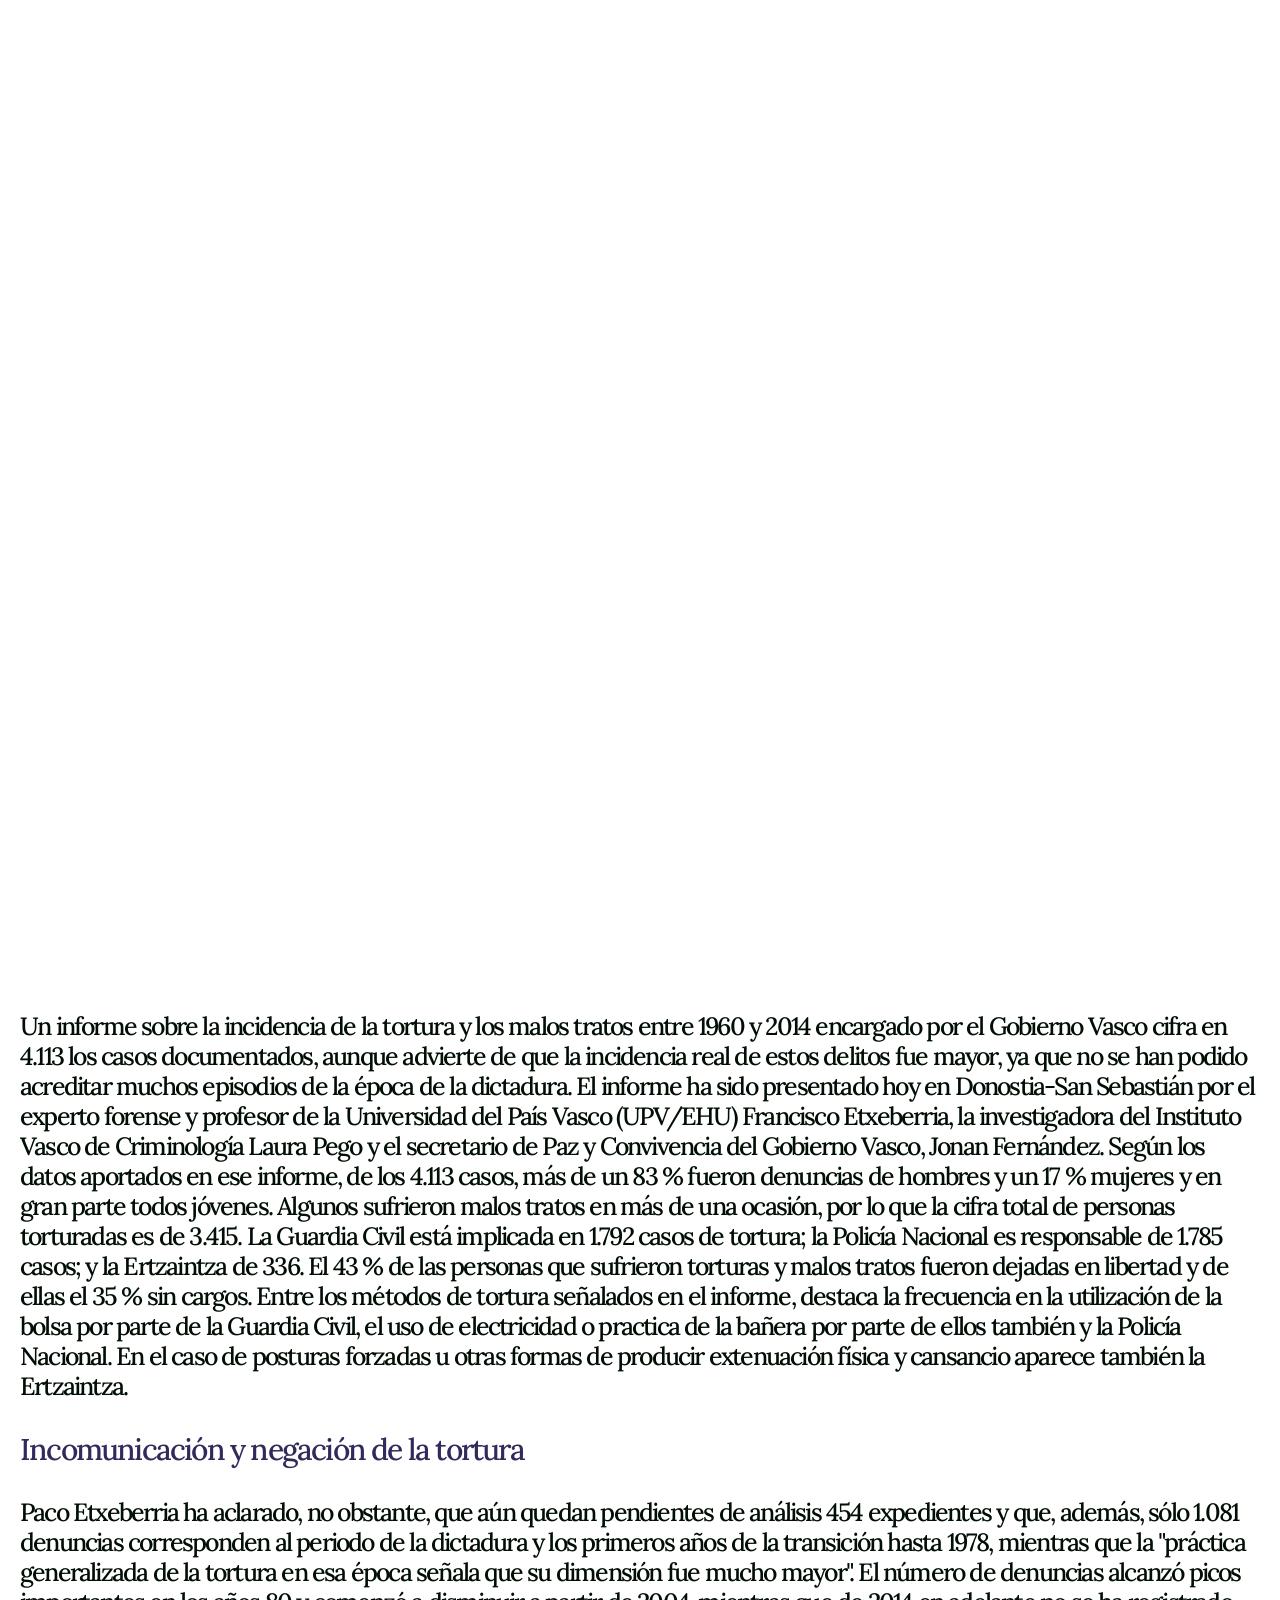
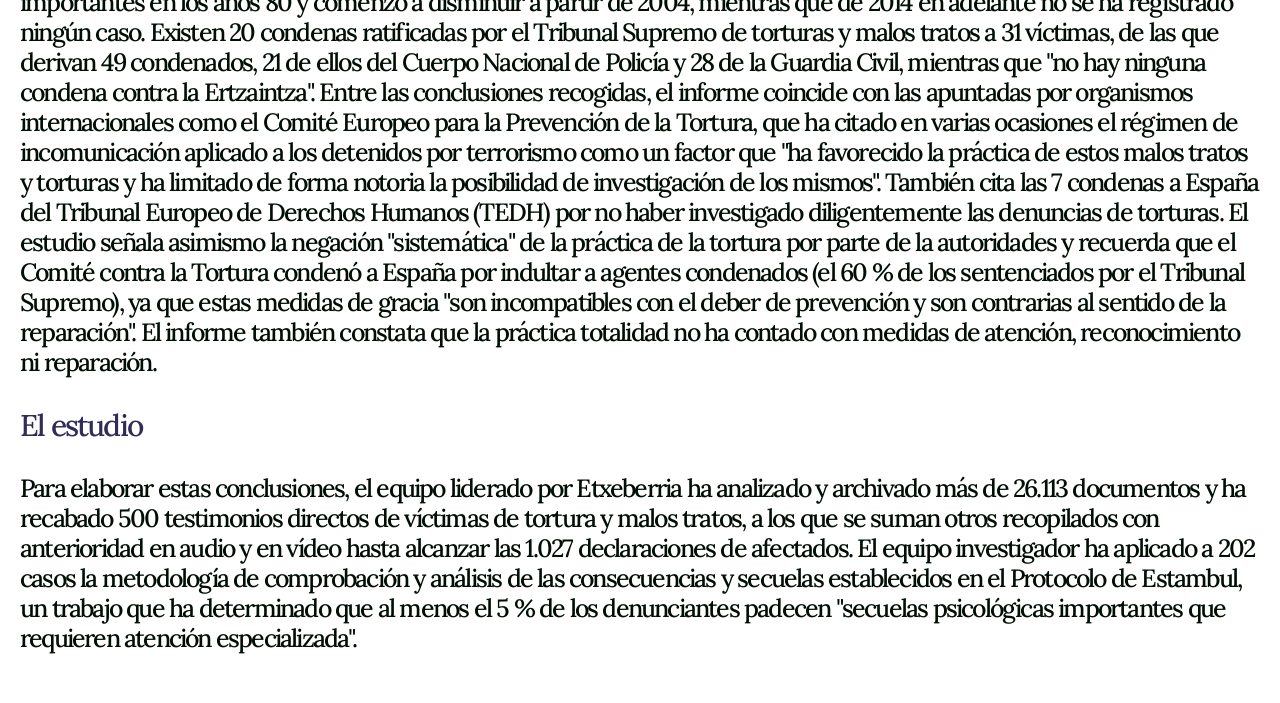
<file: html-frame/final-frame.html>
<!doctype html>

<html lang="en">
<head>
<meta charset="utf-8">
<meta name="viewport" content="width=device-width, initial-scale=1, shrink-to-fit=no">

<title>Final Project 652</title>
<meta name="description" content="Merrill College of Journalism, UMD">
<meta name="author" content="Sofia Uriagereka Herburger">

<!-- Bootstrap CSS and JavaScript -->
<link href="https://cdn.jsdelivr.net/npm/bootstrap@5.3.3/dist/css/bootstrap.min.css" rel="stylesheet" integrity="sha384-QWTKZyjpPEjISv5WaRU9OFeRpok6YctnYmDr5pNlyT2bRjXh0JMhjY6hW+ALEwIH" crossorigin="anonymous">

<script src="https://cdn.jsdelivr.net/npm/bootstrap@5.3.3/dist/js/bootstrap.bundle.min.js" integrity="sha384-YvpcrYf0tY3lHB60NNkmXc5s9fDVZLESaAA55NDzOxhy9GkcIdslK1eN7N6jIeHz" crossorigin="anonymous"></script>

<link rel="preconnect" href="https://fonts.googleapis.com">
<link rel="preconnect" href="https://fonts.gstatic.com" crossorigin>
<link href="https://fonts.googleapis.com/css2?family=Bitcount+Ink:wght@100..900&family=Libre+Caslon+Condensed:ital,wght@0,400..700;1,400..700&family=Lora:ital,wght@0,400..700;1,400..700&family=Merriweather:ital,opsz,wght@0,18..144,300..900;1,18..144,300..900&family=Playfair+Display:ital,wght@0,400..900;1,400..900&family=Special+Elite&display=swap" rel="stylesheet">
 <link rel="bootstrap stylesheet" href="https://cdn.jsdelivr.net/npm/bootstrap-icons@1.11.1/font/bootstrap-icons.css">
 <link rel="stylesheet" href="html-frame.css">
</head>
<body>
    <header>
		<div style="background-color: #1f124c; color: #1f124c; padding: 20px; text-align: center;">
  <h1 class="headline"> The Basque Government confirms that there were 4,113 cases of torture between 1960 and 2014 </h1>
</div>
        <h2 class="subheading"> The Civil Guard is involved in 1,792 cases of torture; the National Police is responsible for 1,785 cases; and the Ertzaintza of 336. Paco Etxeberria assures that the real numbers are much higher.</h2>
        <h4 class="byline">EITB - ORAIN, December 18, 2017</h4>    
    </div>
    </header>
 
  <div class="content">

 <div id="report-links">
            <div class="row">
                <div class="col-md-12">
                    <div class="report-links">
                        <a href="https://www.irekia.euskadi.eus/uploads/attachments/10779/INFORME_FINAL_-_investigacion_tortura_y_malos_tratos_18-12-2017.pdf" class="button-link">Full Report</a>
                        <a href="https://www.irekia.euskadi.eus/uploads/attachments/10773/RESUMEN_EJECUTIVO_-_Investigacion_tortura-malos_tratos_18-12-2017.pdf" class="button-link" target="_blank" rel="noopener"> Executive Summary</a>
                        <a href="https://www.irekia.euskadi.eus/uploads/attachments/10774/CONCLUSIONES_-_Investigacion_tortura-malos_tratos_18-12-2017.pdf" class="button-link" target="_blank" rel="noopener"> Conclusions and Recommendations</a>
                    </div>
                </div>
            </div>
        </div> <!-- End of #report-links -->


 <nav class="navbar">
    <div class="navbar-links">
        <a href="#pre-1960"> Centuries of Occupation </a>
        <a href="#civilwar"> The Civil War </a>
        <a href="#Franco"> Franco's Dictatorship </a>
        <a href="#transition">  Transition </a>
        <a href="#post-conflict"> The "Post-Conflict" Era </a>
		<a href="#charts"> Statistics </a>

    </div>
</nav>

<!-- start of timeline section -->
<section>
		<div id="pre-1960"></div>
		<div class="section-title">1500s</div>

		<article>
			<aside>
				<div class="dot"></div>
				<div class="line"></div>
			</aside>

			<main>
				<h3>End of Autonomous Rule and the Beginning of Monarchism</h3>
				<h2 class="timeline-heading">Centuries of Occupation</h2>
			</main>
		</article>
</section>
    
<section>
		<div id="civilwar"></div>
<div class="section-title">1932</div>
		<article>
			<aside>
				<div class="dot"></div>
				<div class="line"></div>
			</aside>

			<main>
				<h3>A republic is democratically elected</h3>
				<h2 class="timeline-heading">The Civil War is Brewing</h2>
			</main>
		</article>
</section>
	
    <section>

		<div class="section-title">1936</div>

		<div class="section-content">
			<article>
				<aside>
					<div class="dot"></div>
					<div class="line"></div>
				</aside>

				<main>
					<h3>Francisco Franco Leads a Coup</h3>
					 <h2 class="timeline-heading">The Spanish Civil War Begins</h2>
				</main>
			</article>
		</div>
	</section>

    
    <section>
		<div class="section-title">1939</div>

		<div class="section-content">
			<article>
				<aside>
					<div class="dot"></div>
					<div class="line"></div>
				</aside>

				<main>
					<h3>The Fascists Declare Victory</h3>
					<h2 class="timeline-heading">The Dictatorship Begins</h2>
				</main>
			</article>
		</div>
	</section>
   

	<section>
		<div id="Franco"></div>
        <div class="section-title">1936-1975</div>

		<div class="section-content">
			<article>
				<aside>
					<div class="dot"></div>
					<div class="line"></div>
				</aside>

				<main>
					<h3>Franco's Dictatorship</h3>
					<h2 class="timeline-heading">Franco is in power for 40 years</h2>
				</main>
			</article>
		</div>
	</section>

	<section>
		<div id="transition"></div>
           <div class="section-title">1975-1983</div>

		<div class="section-content">
			<article>
				<aside>
					<div class="dot"></div>
					<div class="line"></div>
				</aside>

				<main>
					<h3>The Transition</h3>
					<h2 class="timeline-heading">After Franco's death, a complex transition begins</h2>
				</main>
			</article>
		</div>
	</section>

	<section>
		<div id="post-conflict"></div>
        <div class="section-title">1987-2016</div>

		<div class="section-content">
			<article>
				<aside>
					<div class="dot"></div>
					<div class="line"></div>
				</aside>

				<main>
					<h3>The "Post-Conflict" Era</h3>
					<h2 class="timeline-heading">A dirty war, a drug epidemic, and a mass surveilance and incarceration campaign</h2>
				</main>
				
			</article>
		</div>
	</section>
	<div id="charts">
	<h3> Statistics </h3>
	<iframe title="Victims and torture between 1960-2014, compared with total convictions" aria-label="Column Chart" id="datawrapper-chart-SJUKI" src="https://datawrapper.dwcdn.net/SJUKI/1/" scrolling="no" frameborder="0" style="width: 0; min-width: 100% !important; border: none;" height="530" data-external="1"></iframe><script type="text/javascript">(function(){function e(){window.addEventListener(`message`,function(e){if(e.data[`datawrapper-height`]!==void 0){var t=document.querySelectorAll(`iframe`);for(var n in e.data[`datawrapper-height`])for(var r=0,i;i=t[r];r++)if(i.contentWindow===e.source){var a=e.data[`datawrapper-height`][n]+`px`;i.style.height=a}}})}e()})();</script>
	<iframe title="State Security forces implicated in torture and abuses" aria-label="Stacked Bars" id="datawrapper-chart-maUpb" src="https://datawrapper.dwcdn.net/maUpb/2/" scrolling="no" frameborder="0" style="width: 0; min-width: 100% !important; border: none;" height="186" data-external="1"></iframe><script type="text/javascript">(function(){function e(){window.addEventListener(`message`,function(e){if(e.data[`datawrapper-height`]!==void 0){var t=document.querySelectorAll(`iframe`);for(var n in e.data[`datawrapper-height`])for(var r=0,i;i=t[r];r++)if(i.contentWindow===e.source){var a=e.data[`datawrapper-height`][n]+`px`;i.style.height=a}}})}e()})();</script>
	<iframe title="Locations of most torture cases." aria-label="Choropleth map" id="datawrapper-chart-TqNK9" src="https://datawrapper.dwcdn.net/TqNK9/2/" scrolling="no" frameborder="0" style="width: 0; min-width: 100% !important; border: none;" height="509" data-external="1"></iframe><script type="text/javascript">(function(){function e(){window.addEventListener(`message`,function(e){if(e.data[`datawrapper-height`]!==void 0){var t=document.querySelectorAll(`iframe`);for(var n in e.data[`datawrapper-height`])for(var r=0,i;i=t[r];r++)if(i.contentWindow===e.source){var a=e.data[`datawrapper-height`][n]+`px`;i.style.height=a}}})}e()})();</script>
</div>
<!-- End of timeline section -->

   

</div>     

<div class="article">
    <h3 class="article">
        Un informe sobre la incidencia de la tortura y los malos tratos entre 1960 y 2014 encargado por el Gobierno Vasco cifra en 4.113 los casos documentados, aunque advierte de que la incidencia real de estos delitos fue mayor, ya que no se han podido acreditar muchos episodios de la época de la dictadura.

El informe ha sido presentado hoy en Donostia-San Sebastián por el experto forense y profesor de la Universidad del País Vasco (UPV/EHU) Francisco Etxeberria, la investigadora del Instituto Vasco de Criminología Laura Pego y el secretario de Paz y Convivencia del Gobierno Vasco, Jonan Fernández.

Según los datos aportados en ese informe, de los 4.113 casos, más de un 83 %  fueron denuncias de hombres y un 17 %  mujeres y en gran parte todos jóvenes.

Algunos sufrieron malos tratos en más de una ocasión, por lo que la cifra total de personas torturadas es de 3.415.

La Guardia Civil está implicada en 1.792 casos de tortura; la Policía Nacional es responsable de 1.785 casos; y la Ertzaintza de 336.

El 43 % de las personas que sufrieron torturas y malos tratos fueron dejadas en libertad y de ellas el 35 % sin cargos.

Entre los métodos de tortura señalados en el informe, destaca la frecuencia en la utilización de la bolsa por parte de la Guardia Civil, el uso de electricidad o practica de la bañera por parte de ellos también y la Policía Nacional.

En el caso de posturas forzadas u otras formas de producir extenuación física y cansancio aparece también la Ertzaintza.
    </h3>
    <h2 class="subheading">Incomunicación y negación de la tortura</h2>
    <h3 class="article">
        Paco Etxeberria ha aclarado, no obstante, que aún quedan pendientes de análisis 454 expedientes y que, además, sólo 1.081 denuncias corresponden al periodo de la dictadura y los primeros años de la transición hasta 1978, mientras que la "práctica generalizada de la tortura en esa época señala que su dimensión fue mucho mayor".

El número de denuncias alcanzó picos importantes en los años 80 y comenzó a disminuir a partir de 2004, mientras que de 2014 en adelante no se ha registrado ningún caso.

Existen 20 condenas ratificadas por el Tribunal Supremo de torturas y malos tratos a 31 víctimas, de las que derivan 49 condenados, 21 de ellos del Cuerpo Nacional de Policía y 28 de la Guardia Civil, mientras que "no hay ninguna condena contra la Ertzaintza".

Entre las conclusiones recogidas, el informe coincide con las apuntadas por organismos internacionales como el Comité Europeo para la Prevención de la Tortura, que ha citado en varias ocasiones el régimen de incomunicación aplicado a los detenidos por terrorismo como un factor que "ha favorecido la práctica de estos malos tratos y torturas y ha limitado de forma notoria la posibilidad de investigación de los mismos".

También cita las 7 condenas a España del Tribunal Europeo de Derechos Humanos (TEDH) por no haber investigado diligentemente las denuncias de torturas.

El estudio señala asimismo la negación "sistemática" de la práctica de la tortura por parte de la autoridades y recuerda que el Comité contra la Tortura condenó a España por indultar a agentes condenados (el 60 % de los sentenciados por el Tribunal Supremo), ya que estas medidas de gracia "son incompatibles con el deber de prevención y son contrarias al sentido de la reparación".

El informe también constata que la práctica totalidad no ha contado con medidas de atención, reconocimiento ni reparación.
    </h3>
    <h2 class="subheading">El estudio</h2>
    <h3 class="article">
Para elaborar estas conclusiones, el equipo liderado por Etxeberria ha analizado y archivado más de 26.113 documentos y ha recabado 500 testimonios directos de víctimas de tortura y malos tratos, a los que se suman otros recopilados con anterioridad en audio y en vídeo hasta alcanzar las 1.027 declaraciones de afectados.

El equipo investigador ha aplicado a 202 casos la metodología de comprobación y análisis de las consecuencias y secuelas establecidos en el Protocolo de Estambul, un trabajo que ha determinado que al menos el 5 % de los denunciantes padecen "secuelas psicológicas importantes que requieren atención especializada".
</div>


    </div> <!-- End of .content wrapper -->

</body>
</html>
</file>
<file: coding-practice/style.css>
BODY {
  font-family: 'PT Serif', serif;
}


.container {
  text-align:center;
}

p{
  text-align:left;
  line-height:180%;
}

.navbar {
  font-family: 'Montserrat', sans-serif;

}


.hed {
  font-size:3em;
  font-family: 'Montserrat', sans-serif;
  font-weight:700;
}


.byline {
  font-size:1em;
  text-transform:uppercase;
  margin-top:-10px;
  font-family: 'Montserrat', sans-serif;

}

.chapter-head {
  font-size:2em;
  font-family: 'Montserrat', sans-serif;
  padding-top:20px;
  font-weight:700;
}

.stack-image {
  width:100%;
  max-width:900px;
  margin:0 auto;
  padding-top:30px;
  height:100%;
}

.caption {
  width:100%;
  max-width:900px;
  margin:0 auto;
  padding-bottom:30px;
  font-family: 'Montserrat', sans-serif;
  color:#999;
}

.footer {
  background: #000;
  height:100px;
  min-height: 100px;
  padding-top:25px;
  margin-top:100px;
}


.footer p {
  font-family: 'Montserrat', sans-serif;
  color: #fff
}

/*top hat*/
.nav-logo{
  color:#fff;
  margin:0 auto;
  font-weight: 700;
  text-transform:uppercase;
}

.red{
  color:#f23030; 
}

/* splash area */
.hero-containter {
  position:relative;
text-align:center;
color:white;
}

.hero-image{
  width:100%;
}

.overlay {
  position:absolute;
  top:20%;
  width:100%;
  background-color:#000;
  opacity:.7;
}
.hero-hed{
  font-family: 'Playfair Display', serif;
  font-size:6em;
  color:#fff;
  margin:0 auto;
  padding-bottom: 10px;
}

.hero-sub{
  font-family: "Montserrat", sans-serif;
  font-size:1.25em;
}

.quote{
  font-family: "Montserrat", sans-serif;
  color: #f23030;
  font-size:3em;
  font-weight: 700;
  text-align:left;
  padding: 15px 0 15px 0;
  border-top:1px solid #f23030;
  border-bottom:1px solid #f23030;
  margin-top:20px;
  margin-bottom:20px;

}

.quote-attribution{
  font-family: "Montserrat", sans-serif;
  color: #000;
  font-size:.5em;
  font-weight: 100;
  text-align:left;
}
@media(max-width:650px) {
  p {
    padding-left:20px;
    padding-right:10px;
  }

  .chapter-head {
    font-size:1.25em;
  }

  .hed {
    font-size:2em;
  }
.hero-hed{
  font-size: 1.5em;
}
}
</file>
<file: resume/style.css>
/* new styles for my resume*/

/* general css styles for my resume*/
body {
font-family: 'Open Sans', Arial, sans-serif;
font-size: 1 em;
color: #444;
font-weight: 400;

}

/*page width!*/
#container {
width: 100%;
max-width: 1200px;
margin: 0 auto;
bottom: 50px;
}

/* name styling */
#name {
font-size: 3em;
color: #33485e;
text-transform: uppercase;
text-align: center;
border-bottom: 1px solid #33485e;
width: 60%;
min-width: 300px;
margin: 0 auto;
}
/*description styling*/
.description {
font-size: 1em;
font-weight: 200;
text-align: center;
margin-top: 10px;
margin-bottom: 10px;
margin-left: 0px;
margin-right: 0px;
}

/* title styling */
#title {
font-size: 1.5 em;
text-transform: upperccase;
font-size: 1.5em;
text-align: center;
color: #33485e;
font-weight: 600;
margin-top: 20px;
margin-bottom: 0px;
margin-left: 0px;
margin-right: 0px;
boldness: 400px;
}

/*contact info styling*/
.menu{
    margin: 0 auto;
    text-align: center;
    padding: 0px
}
/*contact info styling cont*/
.contact {
    display: inline;
    text-align: center;
}
/* Section titles */
.sectionheader {
font-size: 1.5em;
background-color: #33485e;
color: #fff;
text-transform: uppercase;
font-weight: 400;
margin-top: 20px;
margin-bottom: 10px;
margin-left: 0px;
margin-right: 0px;
width: 70%;
min-width: 300px;
}

/* Job title styling */
.jobtitle {
font-size: 1.5em;
font-weight: 600;
color: #000000;
}

/* organization styling */
.organization {
font-size: 1.25em;
font-weight: 400;
}

/*  dates styling */
.dates {
font-size: 1em;
font-weight: 400;
font-style: italic;
margin-top: 2px;
margin-bottom: 0px;
}

/*job description styling*/
.description {
    margin-top: 10px;
    margin-bottom: 10px;
    margin-left: 0px;
    margin-right: 0px;
    text-align: center;
    display: inline;
}
/* education styling */
#degrees {
    margin-top: 5px;
    margin-bottom: 0px;
    margin-left: 0px;
    margin-right: 0px;
}
/* skills list styling */
#do {
    margin-top: 5px;
    margin-bottom: 0px;
    margin-left: 0px;
    margin-right: 0px;
    color:#000000;
    font-weight: 600;

}

.top{
    width:60%;
    min-width: 300px;
    margin: 0 auto;
    margin-bottom: 30px;
}
</file>
<file: sofia-uriagereka-resume.css>
body{
    background-color: #f2f4e6;
}

.content{
  margin: 0 auto;
  max-width: 900px;
  width: 100%;
}

.headline{
  font-family: "Lora", serif;
  font-weight: 400;
  font-style: normal;
  color: bisque;
  font-size: 40px;
  white-space: nowrap;

}
.navbar-links{
    display: flex;
    justify-content: center;
    align-items: center;
    flex-wrap: wrap;
    gap: clamp(18px, 3vw, 42px);
    padding: 16px 0;
    font-family: "Lora", serif;
    font-size: 18px;
  font-style: italic;
  color: rgb(35, 67, 44);
}
.banner{
    width: 100%;
}
img{
    height: 500px;
    width: 300px;
    margin:auto;
}

.subheading{
  font-family: "Lora", serif;
  font-size: 25px;
  font-style: italic;
  color: bisque;
  white-space: nowrap;
}
.contact-info{
  font-family: "Lora", serif;
  font-size:medium;
  font-style: italic;
  color: bisque;
  white-space: nowrap; 
}

#work-container{
  font-family: "Lora", serif;
  font-size:medium;
  font-style: italic;
  padding-top: 10%;
  padding-left: 0%;
}

h2{
  font-family: "Lora", serif;
  font-size:25px;
  font-style: normal;
  color: rgb(35, 67, 44);
}
.job-title{
font-family: "Lora", serif;
  font-size:20px;
  font-style: normal;
  color: rgb(35, 67, 44); 
}

h4{
 font-family: "Lora", serif;
  font-size:15px;
  font-style: normal;
  color: rgb(35, 67, 44);    
}
h3{
font-family: "Lora", serif;
  font-size:25px;
  font-style: normal;
  color: rgb(35, 67, 44);   
}
.job-location{
    font-style:italic;
    color: rgb(35, 67, 44); 
}
.job-description{
    color: rgb(35, 67, 44); 
}

.date{
    text-align: right;
    color: rgb(35, 67, 44); 
    white-space: nowrap;
}

#skills-languages{
 font-family: "Lora", serif;
  font-size:medium;
  font-style: italic;
  padding-top: 10%;
  padding-left: 0%;
}

.language{
     font-family: "Lora", serif;
  font-size:medium;
  font-style: italic;
  font-size: 20px;
}

#academic{
  font-family: "Lora", serif;
  font-size:medium;
  font-style: italic;
  padding-top: 10%;
  padding-left: 0%;
  padding-bottom: 10%;
}

#contact{
   text-align: center;
   width:100%;
}
.contact-links{
    display: flex;
    justify-content: center;
    align-items: center;
    flex-wrap: wrap;
    gap: clamp(20px, 5vw, 25px);
    padding: 16px 0;
    font-family: "Lora", serif;
    font-size: 20px;
  font-style: normal;
  
}
.button-link {
  display: inline-block;
  padding: 10px 20px;
  background-color: rgb(35, 67, 44);
  color: white;
  text-decoration: none; 
    font-family: "Lora", serif;
}
    

.button-link:hover {
  background-color: rgb(19, 39, 25);
}
</file>
<file: data-viz/data-viz.css>
body{
    background-color: #d2ebec;
}

.content{
  margin: 0 auto;
  max-width: 900px;
  width: 100%;
}
.nav-link{
    display: flex;
    justify-content: center;
    align-items: center;
    flex-wrap: wrap;
    gap: clamp(18px, 3vw, 42px);
    padding: 16px 0;
    font-family: "Climate Crisis", sans-serif;
  font-optical-sizing: auto;
  font-weight: 400;
  font-style: normal;
  font-variation-settings:
    "YEAR" 1979;
    color: rgb(35, 29, 85);
}

h1{
  font-family: "Climate Crisis", sans-serif;
  font-optical-sizing: auto;
  font-weight: 200;
  font-style: normal;
  font-variation-settings:
    "YEAR" 1979;
    color: rgb(35, 29, 85);
}

.navbar-brand{
  font-family: "Climate Crisis", sans-serif;
  font-optical-sizing: auto;
  font-weight: 400;
  font-style: normal;
  font-variation-settings:
    "YEAR" 1979;
color: rgb(35, 29, 85);;
}

p{
  font-family: "Climate Crisis", sans-serif;
  font-optical-sizing: auto;
  font-weight: 400;
  font-style: normal;
  font-variation-settings:
    "YEAR" 1979;
color: rgb(35, 29, 85);;
}
</file>
<file: html-frame/html-frame.css>
body{
    background-color: #dfdef5;
}

.content{
  margin: 0 auto;
  max-width: 900px;
  width: 100%;
}

.headline{
  font-family: "Lora", serif;
  font-weight: 400;
  font-style: normal;
  color: rgb(5, 5, 5);
  font-size: 40px;
}

.subheading{
  font-family: "Lora", serif;
  font-size: 25px;
  font-style: italic;
  color: rgb(5, 5, 5);
}
.header-image{
background-size: cover;
  height: 100vh;
}
.report-links{
  font-family: "Lora", serif;
  font-size:medium;
  font-style: italic;
  color: bisque;
  white-space: nowrap; 
}

.navbar-links{
    display: flex;
    justify-content: center;
    align-items: center;
    flex-wrap: wrap;
    gap: clamp(18px, 3vw, 42px);
    padding: 16px 0;
    font-family: "Lora", serif;
    font-size: 18px;
  font-style: italic;
  color: rgb(35, 67, 44);
}

html {
	padding: 0;
	font-family: Arial, sans-serif;
	font-size: 60px;
	line-height: 1;
	letter-spacing: -.03em;
	-webkit-font-smoothing: antialiased;
	
	--color-font: #000;
	--color-bg: #fff;
	
	.dark {
		--color-font: #fff;
		--color-bg: #000;
	}
	
	color: var(--color-font);
	background-color: var(--color-bg);
	
	* {
		color: var(--color-font);
		background-color: var(--color-bg);
	}
}

body {
	padding: 20px;
}

section {
	display: flex;
	align-items: flex-start;
	gap: 30px;
}

.section-title {
	position: sticky;
	top: 20px;
    font-family: "Lora", serif;
}

.section-content {
	display: flex;
	flex-direction: column;
}

article {
	display: flex;
	gap: 30px;
	width: 100%;
	max-width: 20rem;
}
	
aside {
	display: flex;
	align-items: center;
	flex-direction: column;
}

main {
	padding-bottom: 2rem;
}

.dot {
	--size: .5rem;
	width: var(--size);
	height: var(--size);
	margin: calc((1rem - var(--size))/2);
	border-radius: 50%;
	background-color: var(--color-font);
	flex-grow: 0;
}

.line {
	flex-grow: 1;
	margin: 8px 0;
	width: 3px;
	background-color: var(--color-font);
}
.timeline-heading{
    font-family: "Lora", serif;
    font-size:40px;
    font-style: italic;
    padding-top: 10%;
    padding-left: 0%;
}
#pre-1960{
  font-family: "Lora", serif;
  font-size:medium;
  font-style: italic;
  padding-top: 10%;
  padding-left: 0%;
}
#civilwar{
  font-family: "Lora", serif;
  font-size:medium;
  font-style: italic;
  padding-top: 10%;
  padding-left: 0%;
}
#Franco{
  font-family: "Lora", serif;
  font-size:medium;
  font-style: italic;
  padding-top: 10%;
  padding-left: 0%;
}
#transition{
  font-family: "Lora", serif;
  font-size:medium;
  font-style: italic;
  padding-top: 10%;
  padding-left: 0%;
}
#post-conflict{
  font-family: "Lora", serif;
  font-size:medium;
  font-style: italic;
  padding-top: 10%;
  padding-left: 0%;
}
h2{
  font-family: "Lora", serif;
  font-size:25px;
  font-style: normal;
  color: rgb(35, 67, 44);
}

h4{
 font-family: "Lora", serif;
  font-size:15px;
  font-style: normal;
  color: rgb(35, 67, 44);    
}
h3{
font-family: "Lora", serif;
  font-size:25px;
  font-style: normal;
  color: rgb(35, 67, 44);   
}
.article{
    font-family: "Lora", serif;
    font-size:25px;
    font-style: normal;
    color: rgb(1, 14, 4);
}
.subheading{
    font-family: "Lora", serif;
    font-size:30px;
    font-style: normal;
    color:  rgb(48, 43, 91);
}

.article-image{
    display: block;
    margin: 0 auto;
    max-width: 100%;
    height: auto;
}
.button-link {
  display: inline-block;
  padding: 10px 20px;
  background-color:  rgb(35, 31, 66);
  color: white;
  text-decoration: none; 
    font-family: "Lora", serif;
}
    

.button-link:hover {
  background-color: rgb(35, 31, 66);
}
</file>
